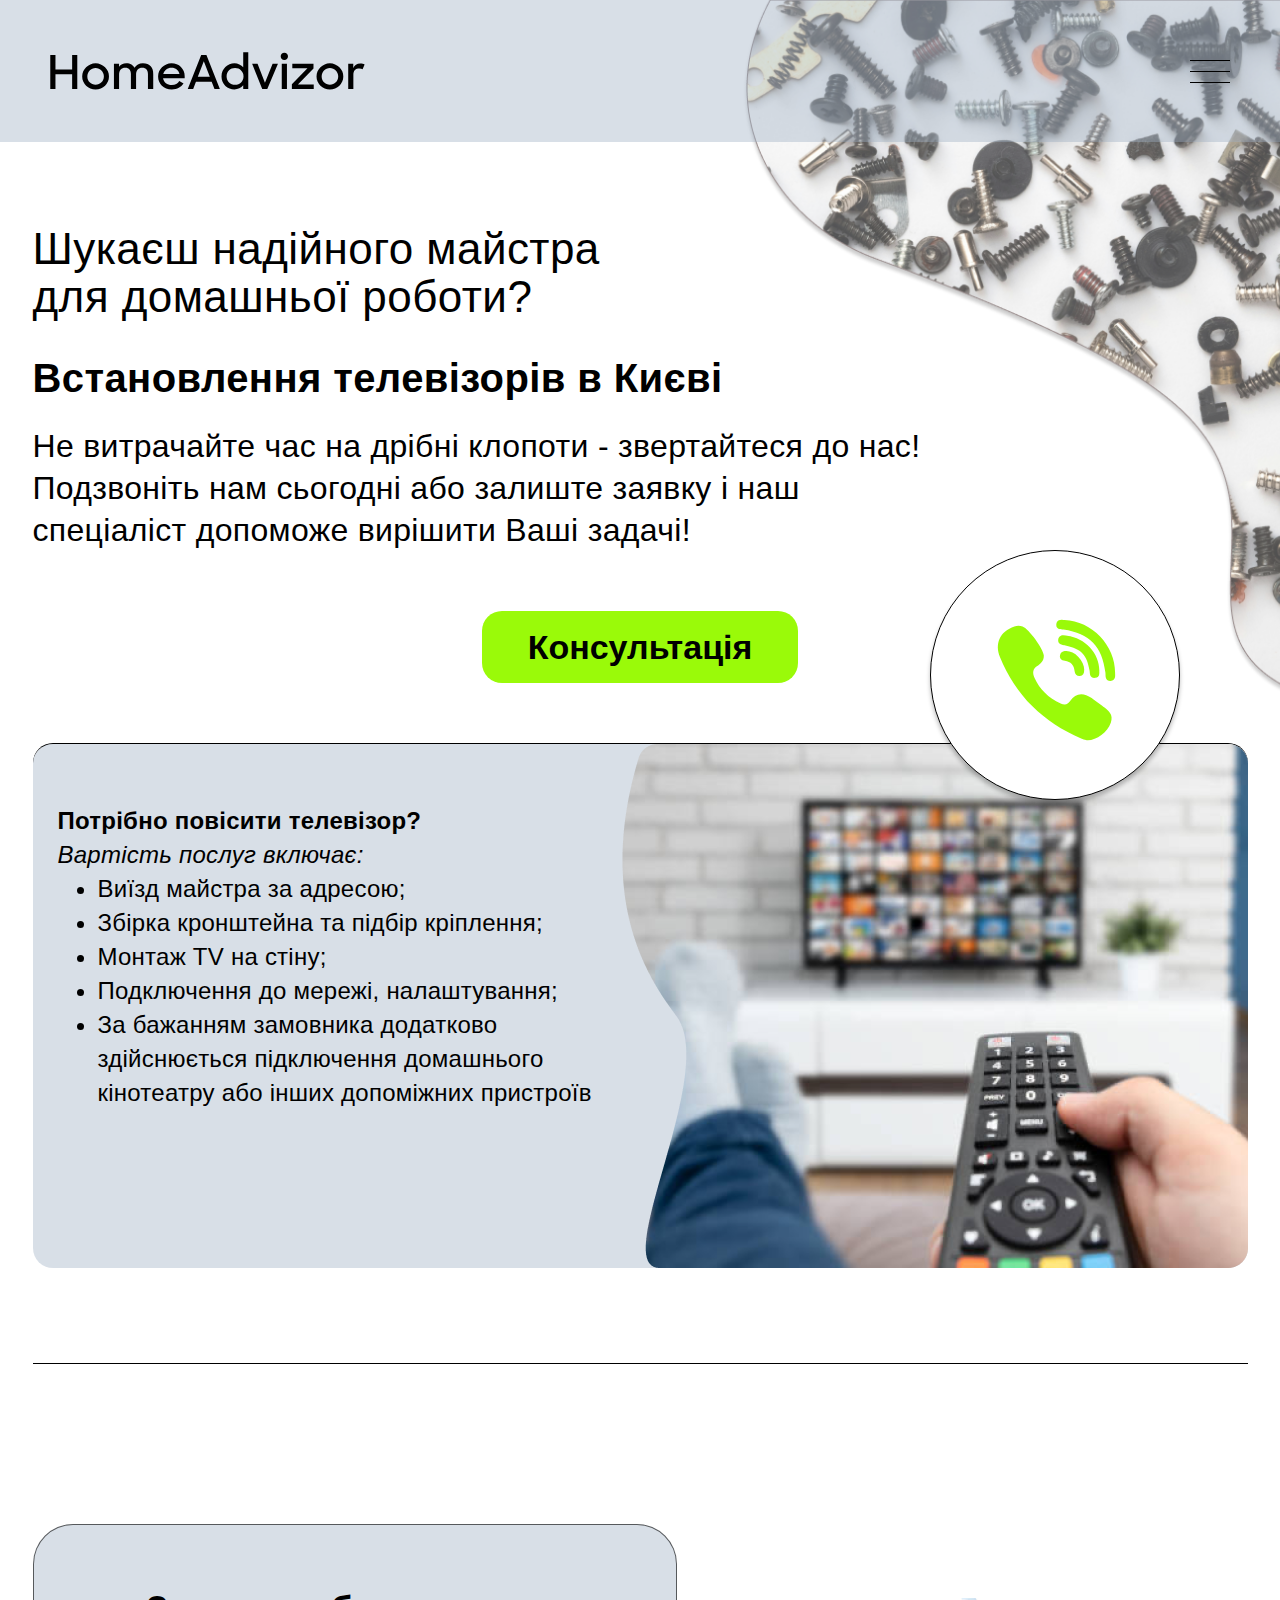
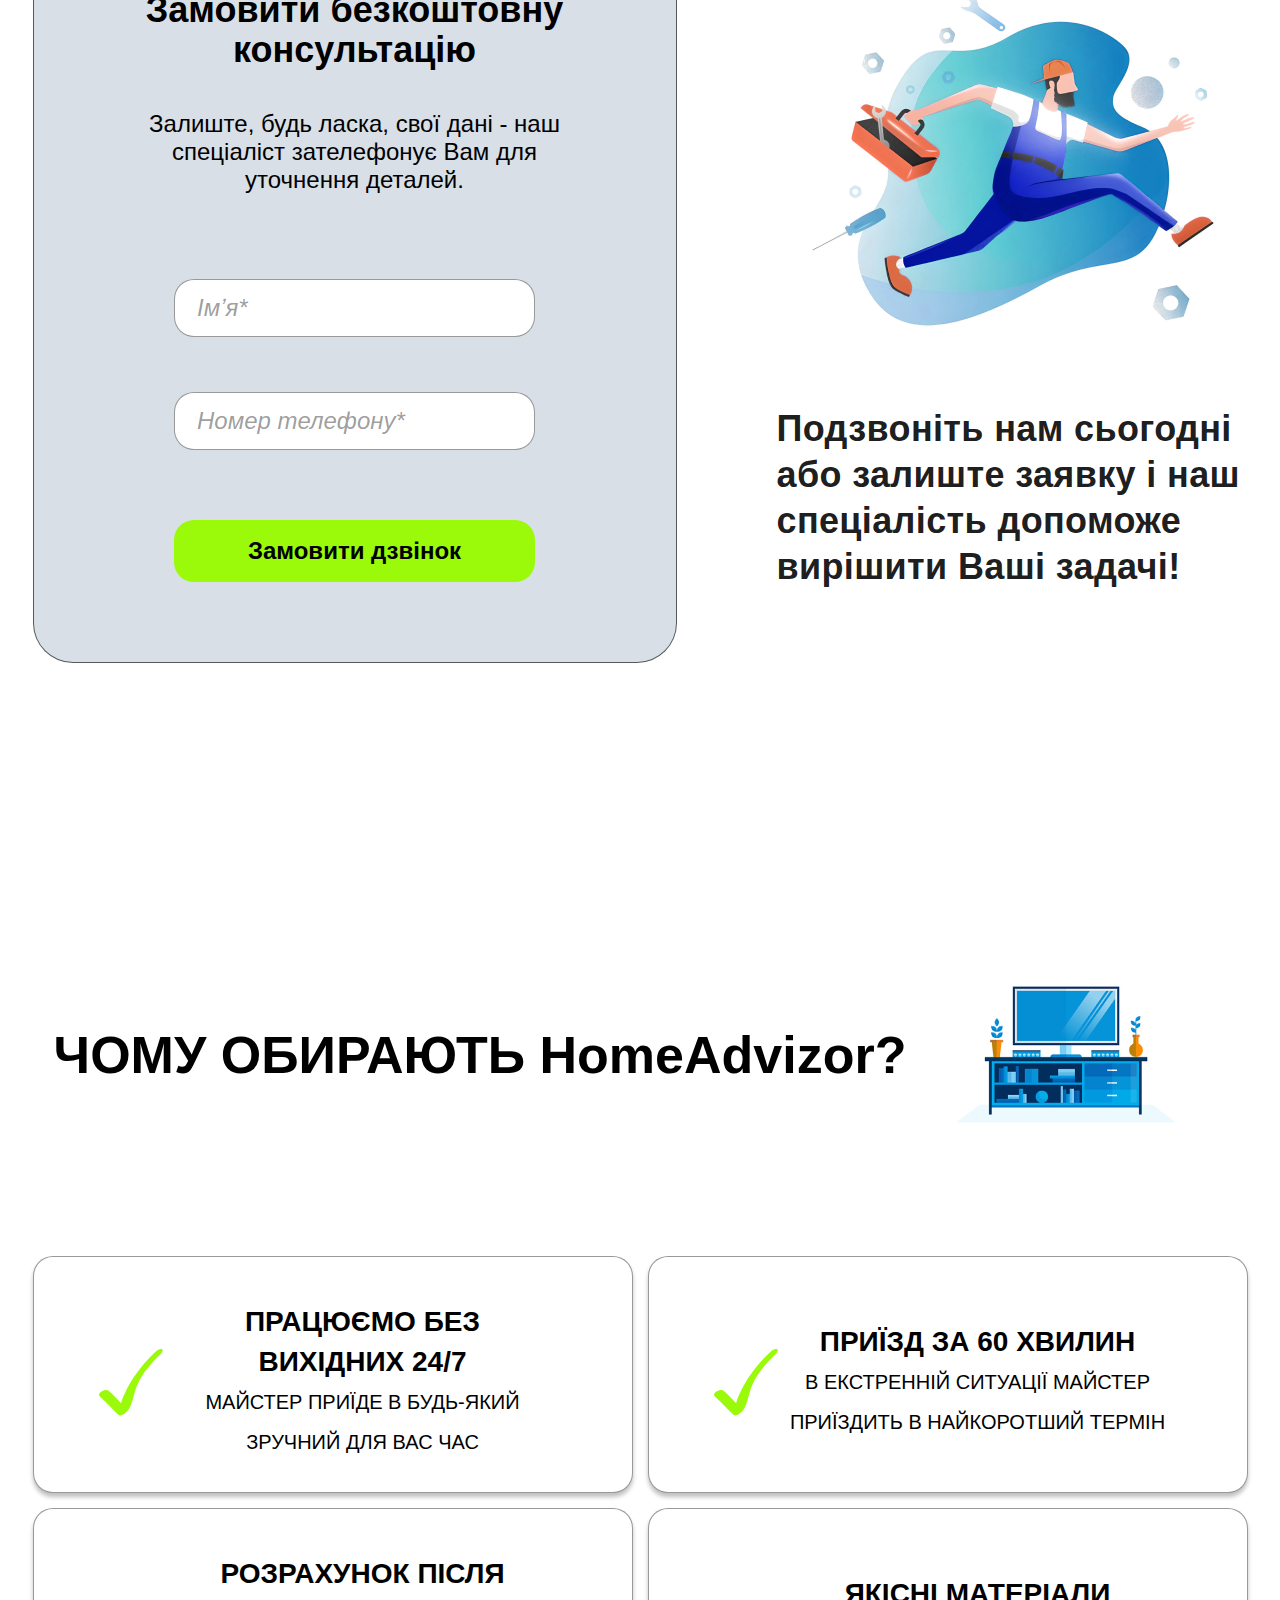
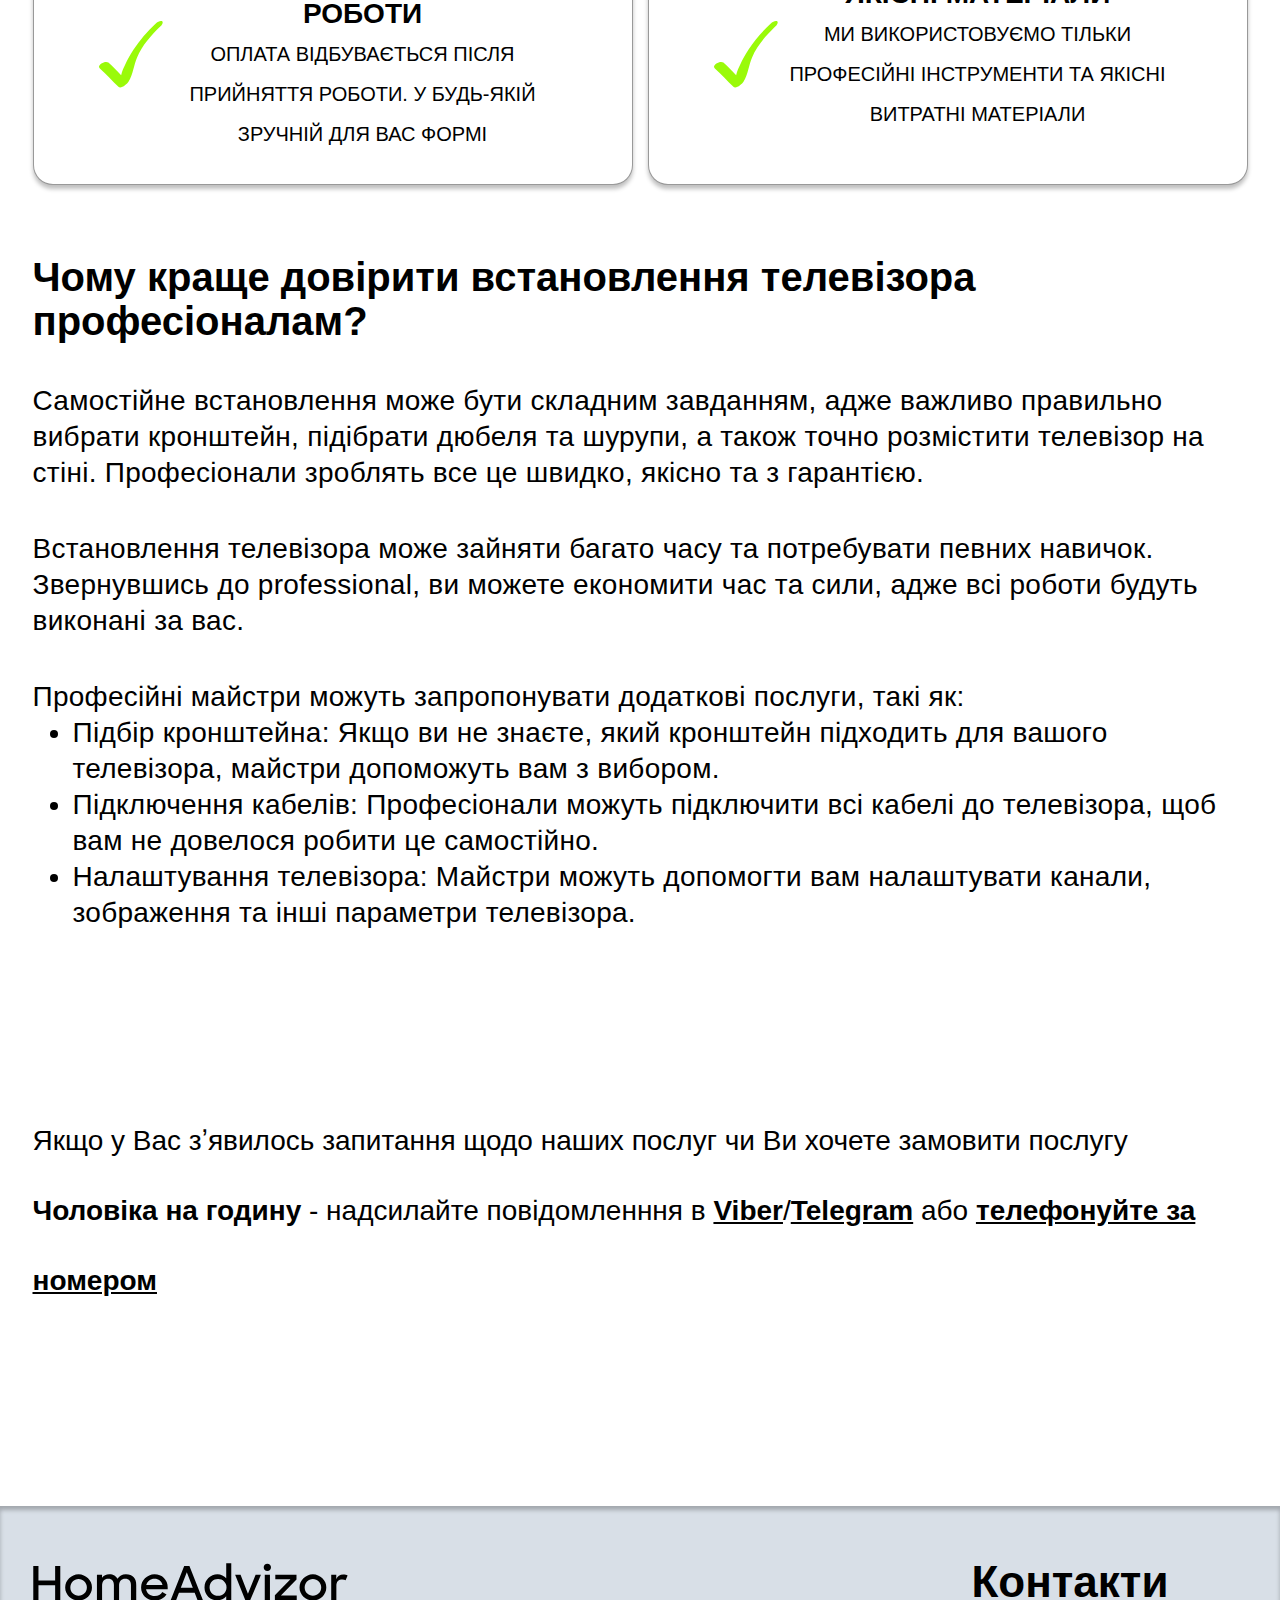
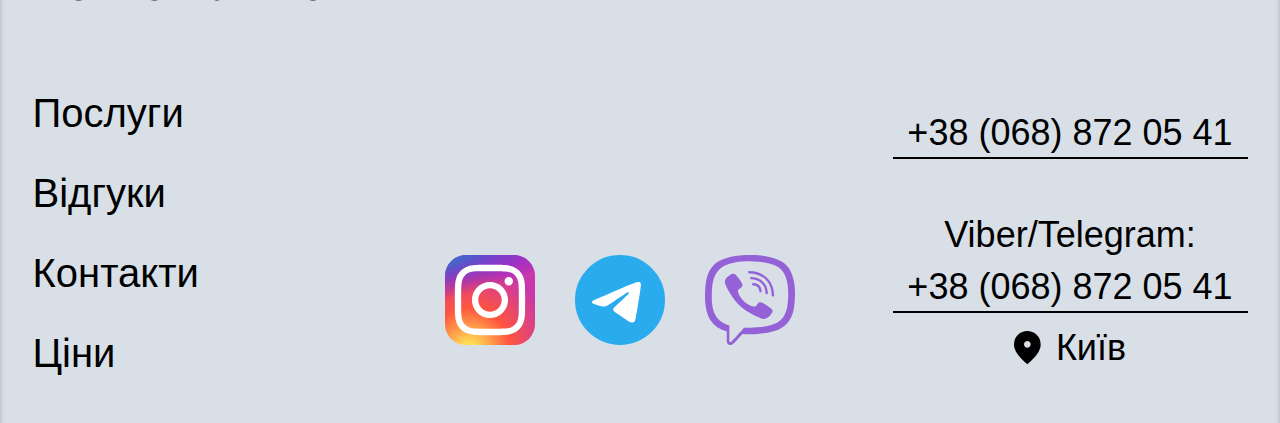
<file: index.html>
<!DOCTYPE html>
<html lang="uk">

<head>
    <meta charset="UTF-8">
    <meta http-equiv="X-UA-Compatible" content="IE=edge">
    <meta name="viewport" content="width=device-width, initial-scale=1.0">
    <title>HomeAdvizor</title>
    <link href="https://fonts.cdnfonts.com/css/sharp-sans" rel="stylesheet">
    <link rel="stylesheet" href="css/style.min.css">
</head>

<body>
    <div class="big-wrapper">
        <header class="header" id="header">
            <div class="big-container">
                <div class="header__inner">
                    <a href="" class="header__logo logo">
                        <img src="images/HomeAdvizor.svg" alt="logo">
                    </a>
                    <div class="header__wrapper">
                        <nav class="header__navigation">
                            <ul class="header__navigation-list header-list">
                                <li class="header-list__item">
                                    <a href="about.html#info" class="header-list__link">
                                        Послуги
                                    </a>
                                </li>
                                <li class="header-list__item">
                                    <a href="about.html#recalls" class="header-list__link">
                                        Відгуки
                                    </a>
                                </li>
                                <li class="header-list__item">
                                    <a href="about.html#price" class="header-list__link">
                                        Ціни
                                    </a>
                                </li>
                                <li class="header-list__item">
                                    <a href="#footer" class="header-list__link">
                                        Контакти
                                    </a>
                                </li>
                            </ul>
                        </nav>
                        <a href="tel:+380688720541" class="header__link">+380 (68) 872 05 41</a>
                    </div>
                    <div class="header__burger burger">
                        <span></span>
                        <span></span>
                        <span></span>
                    </div>
                </div>
            </div>
        </header>

        <div class="wrapper">
            <main class="main">
                <section class="heading" id="heading">
                    <div class="container">
                        <div class="heading__inner">
                            <h1 class="heading__title">
                                Шукаєш надійного майстра для домашньої роботи?
                            </h1>
                            <p class="heading__subtitle">
                                Встановлення телевізорів в Києві
                            </p>
                            <p class="heading__text">
                                Не витрачайте час на дрібні клопоти - звертайтеся до нас! <br> Подзвоніть нам сьогодні
                                або
                                залиште заявку і наш спеціаліст допоможе вирішити Ваші задачі!
                            </p>
                            <div class="heading__wrap">
                                <a href="#" class="heading__button btn btn--form">Консультація</a>
                            </div>
                            <img src="images/heading-img.png" alt="img" class="heading__img">
                        </div>
                    </div>
                </section>
                <section class="service" id="service">
                    <div class="container">
                        <div class="service__inner">
                            <div class="service__box">
                                <h6 class="service__title">
                                    Потрібно повісити телевізор?
                                </h6>
                                <p class="service__subtitle">
                                    Вартість послуг включає:
                                </p>
                                <ul class="service__list">
                                    <li class="service__list-item">
                                        Виїзд майстра за адресою;
                                    </li>
                                    <li class="service__list-item">
                                        Збірка кронштейна та підбір кріплення;
                                    </li>
                                    <li class="service__list-item">
                                        Монтаж TV на стіну;
                                    </li>
                                    <li class="service__list-item">
                                        Подключення до мережі, налаштування;
                                    </li>
                                    <li class="service__list-item">
                                        За бажанням замовника додатково здійснюється підключення домашнього кінотеатру
                                        або
                                        інших допоміжних пристроїв
                                    </li>
                                </ul>
                            </div>
                            <img src="images/service-img.png" alt="img" class="service__img">
                        </div>
                    </div>
                </section>
                <section class="consultation" id="consultation">
                    <div class="container">
                        <div class="consultation__inner">
                            <div class="consultation__body">
                                <h4 class="consultation__body-title">
                                    Замовити безкоштовну консультацію
                                </h4>
                                <p class="consultation__body-text">
                                    Залиште, будь ласка, свої дані - наш спеціаліст зателефонує Вам для уточнення
                                    деталей.
                                </p>
                                <form action="#" class="consultation__body-form consultation-form">
                                    <input type="text" class="consultation-form__input" placeholder="Імʼя*">
                                    <input type="tel" class="consultation-form__input" placeholder="Номер телефону*">
                                    <button type="submit" class="consultation-form__button btn">Замовити
                                        дзвінок</button>
                                </form>
                            </div>
                            <div class="consultation__box">
                                <img src="images/consultation-img.png" alt="img" class="consultation__img">
                                <p class="consultation__text">
                                    Подзвоніть нам сьогодні або залиште заявку і наш спеціалість допоможе вирішити Ваші
                                    задачі!
                                </p>
                            </div>
                        </div>
                    </div>
                </section>
                <section class="reasons" id="reasons">
                    <div class="container">
                        <div class="reasons__inner">
                            <div class="reasons__top">
                                <h2 class="reasons__title">
                                    Чому обирають <span>HomeAdvizor?</span>
                                </h2>
                                <img src="images/reasons-img.png" alt="img" class="reasons-img">
                            </div>
                            <div class="reasons__wrap">
                                <div class="reasons__item">
                                    <svg xmlns="http://www.w3.org/2000/svg" width="64" height="67" viewBox="0 0 64 67"
                                        fill="none">
                                        <path
                                            d="M56.5311 2.62814C48.0941 10.8176 40.9561 18.6134 34.4211 28.7845C31.5391 33.2707 28.3341 38.5509 26.2391 43.5361C25.0431 46.1795 22.8871 50.3101 22.1521 54.2815C18.1321 50.0869 13.8141 45.326 9.39614 41.5969C6.24714 38.94 -2.82286 44.357 0.869139 47.4727C7.48614 53.0545 12.9891 60.0069 19.4251 65.8378C22.1171 68.2737 28.0831 62.9835 29.4851 60.7639C34.0871 53.4515 34.7161 44.5129 38.0701 36.5366C43.1911 24.3377 52.2731 14.3168 61.2401 5.61478C67.1811 -0.599633 61.0451 -1.74584 56.5401 2.62814"
                                            fill="#9AFA09" />
                                    </svg>
                                    <div class="reasons__box">
                                        <h5 class="reasons__box-title">
                                            Працюємо без <br> вихідних 24/7
                                        </h5>
                                        <p class="reasons__box-text">
                                            Майстер приїде в будь-який зручний для Вас час
                                        </p>
                                    </div>
                                </div>
                                <div class="reasons__item">
                                    <svg xmlns="http://www.w3.org/2000/svg" width="64" height="67" viewBox="0 0 64 67"
                                        fill="none">
                                        <path
                                            d="M56.5311 2.62814C48.0941 10.8176 40.9561 18.6134 34.4211 28.7845C31.5391 33.2707 28.3341 38.5509 26.2391 43.5361C25.0431 46.1795 22.8871 50.3101 22.1521 54.2815C18.1321 50.0869 13.8141 45.326 9.39614 41.5969C6.24714 38.94 -2.82286 44.357 0.869139 47.4727C7.48614 53.0545 12.9891 60.0069 19.4251 65.8378C22.1171 68.2737 28.0831 62.9835 29.4851 60.7639C34.0871 53.4515 34.7161 44.5129 38.0701 36.5366C43.1911 24.3377 52.2731 14.3168 61.2401 5.61478C67.1811 -0.599633 61.0451 -1.74584 56.5401 2.62814"
                                            fill="#9AFA09" />
                                    </svg>
                                    <div class="reasons__box">
                                        <h5 class="reasons__box-title">
                                            Приїзд за 60 хвилин
                                        </h5>
                                        <p class="reasons__box-text">
                                            В екстренній ситуації майстер приїздить в найкоротший термін
                                        </p>
                                    </div>
                                </div>
                                <div class="reasons__item">
                                    <svg xmlns="http://www.w3.org/2000/svg" width="64" height="67" viewBox="0 0 64 67"
                                        fill="none">
                                        <path
                                            d="M56.5311 2.62814C48.0941 10.8176 40.9561 18.6134 34.4211 28.7845C31.5391 33.2707 28.3341 38.5509 26.2391 43.5361C25.0431 46.1795 22.8871 50.3101 22.1521 54.2815C18.1321 50.0869 13.8141 45.326 9.39614 41.5969C6.24714 38.94 -2.82286 44.357 0.869139 47.4727C7.48614 53.0545 12.9891 60.0069 19.4251 65.8378C22.1171 68.2737 28.0831 62.9835 29.4851 60.7639C34.0871 53.4515 34.7161 44.5129 38.0701 36.5366C43.1911 24.3377 52.2731 14.3168 61.2401 5.61478C67.1811 -0.599633 61.0451 -1.74584 56.5401 2.62814"
                                            fill="#9AFA09" />
                                    </svg>
                                    <div class="reasons__box">
                                        <h5 class="reasons__box-title">
                                            Розрахунок після роботи
                                        </h5>
                                        <p class="reasons__box-text">
                                            Оплата відбувається після прийняття роботи. У будь-якій зручній для Вас
                                            формі
                                        </p>
                                    </div>
                                </div>
                                <div class="reasons__item">
                                    <svg xmlns="http://www.w3.org/2000/svg" width="64" height="67" viewBox="0 0 64 67"
                                        fill="none">
                                        <path
                                            d="M56.5311 2.62814C48.0941 10.8176 40.9561 18.6134 34.4211 28.7845C31.5391 33.2707 28.3341 38.5509 26.2391 43.5361C25.0431 46.1795 22.8871 50.3101 22.1521 54.2815C18.1321 50.0869 13.8141 45.326 9.39614 41.5969C6.24714 38.94 -2.82286 44.357 0.869139 47.4727C7.48614 53.0545 12.9891 60.0069 19.4251 65.8378C22.1171 68.2737 28.0831 62.9835 29.4851 60.7639C34.0871 53.4515 34.7161 44.5129 38.0701 36.5366C43.1911 24.3377 52.2731 14.3168 61.2401 5.61478C67.1811 -0.599633 61.0451 -1.74584 56.5401 2.62814"
                                            fill="#9AFA09" />
                                    </svg>
                                    <div class="reasons__box">
                                        <h5 class="reasons__box-title">
                                            Якісні матеріали
                                        </h5>
                                        <p class="reasons__box-text">
                                            Ми використовуємо тільки професійні інструменти та якісні витратні матеріали
                                        </p>
                                    </div>
                                </div>
                            </div>
                        </div>
                    </div>
                </section>
                <section class="about" id="about">
                    <div class="container">
                        <div class="about__inner">
                            <h4 class="about__title">
                                Чому краще довірити встановлення телевізора професіоналам?
                            </h4>
                            <p class="about__text">
                                Самостійне встановлення може бути складним завданням, адже важливо правильно вибрати
                                кронштейн, підібрати дюбеля та шурупи, а також точно розмістити телевізор на стіні.
                                Професіонали зроблять все це швидко, якісно та з гарантією.
                            </p>
                            <p class="about__text">
                                Встановлення телевізора може зайняти багато часу та потребувати певних навичок.
                                Звернувшись
                                до professional, ви можете економити час та сили, адже всі роботи будуть виконані за
                                вас.
                            </p>
                            <div class="about__wrapper">
                                <p class="about__text">
                                    Професійні майстри можуть запропонувати додаткові послуги, такі як:
                                </p>
                                <ul class="about__list">
                                    <li class="about__item">
                                        Підбір кронштейна: Якщо ви не знаєте, який кронштейн підходить для вашого
                                        телевізора,
                                        майстри допоможуть вам з вибором.
                                    </li>
                                    <li class="about__item">
                                        Підключення кабелів: Професіонали можуть підключити всі кабелі до телевізора,
                                        щоб
                                        вам не
                                        довелося робити це самостійно.
                                    </li>
                                    <li class="about__item">
                                        Налаштування телевізора: Майстри можуть допомогти вам налаштувати канали,
                                        зображення
                                        та
                                        інші параметри телевізора.
                                    </li>
                                </ul>
                            </div>

                        </div>
                    </div>
                </section>
                <section class="more" id="more">
                    <div class="container">
                        <div class="more__inner">
                            <p class="more__text">
                                Якщо у Вас зʼявилось запитання щодо наших послуг чи Ви хочете замовити послугу
                                <span>Чоловіка на годину</span> - надсилайте повідомленння в <a
                                    href="viber://chat?number=+380688720541" target="_blank">Viber</a>/<a
                                    href="https://t.me/HomeAdvizor" target="_blank">Telegram</a> або <a
                                    href="tel:+380688720541">телефонуйте за номером</a>
                            </p>
                        </div>
                    </div>
                </section>
                <a href="tel:+380688720541" class="more__link">
                    <img src="images/more-img.svg" alt="img">
                </a>
                <section class="consultation consultation--popup">
                    <div class="container">
                        <div class="consultation__inner">
                            <div class="consultation__body">
                                <h4 class="consultation__body-title">
                                    Замовити безкоштовну консультацію
                                </h4>
                                <p class="consultation__body-text">
                                    Залиште, будь ласка, свої дані - наш спеціаліст зателефонує Вам для уточнення
                                    деталей.
                                </p>
                                <form action="#" class="consultation__body-form consultation-form">
                                    <input type="text" class="consultation-form__input" placeholder="Імʼя*">
                                    <input type="tel" class="consultation-form__input" placeholder="Номер телефону*">
                                    <button type="submit" class="consultation-form__button btn">Замовити
                                        дзвінок</button>
                                </form>
                            </div>
                            <div class="consultation__close">
                                <svg xmlns="http://www.w3.org/2000/svg" width="32" height="32" viewBox="0 0 32 32" fill="none">
                                    <path d="M24 8L8 24" stroke="#000" stroke-width="2" stroke-linecap="round"
                                        stroke-linejoin="round" />
                                    <path d="M8 8L24 24" stroke="#000" stroke-width="2" stroke-linecap="round"
                                        stroke-linejoin="round" />
                                </svg>
                            </div>
                        </div>
                    </div>
                
                </section>
            </main>
            <footer class="footer" id="footer">
                <div class="container">
                    <div class="footer__inner">
                        <div class="footer__box">
                            <a href="#" class="footer__logo logo">
                                <img src="images/HomeAdvizor.svg" alt="logo">
                            </a>
                            <nav class="footer__navigation">
                                <ul class="footer__navigation-list footer-list">
                                    <li class="footer-list__item">
                                        <a href="about.html#info" class="footer-list__link">
                                            Послуги
                                        </a>
                                    </li>
                                    <li class="footer-list__item">
                                        <a href="about.html#recalls" class="footer-list__link">
                                            Відгуки
                                        </a>
                                    </li>
                                    <li class="footer-list__item">
                                        <a href="#footer" class="footer-list__link">
                                            Контакти
                                        </a>
                                    </li>
                                    <li class="footer-list__item">
                                        <a href="about.html#price" class="footer-list__link">
                                            Ціни
                                        </a>
                                    </li>
                                </ul>
                            </nav>
                        </div>
                        <div class="footer__socials">
                            <a href="https://www.instagram.com/home.advizor?igsh=MW82eml2a3VvNnRvbQ%3D%3D&utm_source=qr
                            " target="_blank" class="footer__socials-link">
                                <img src="images/instagram.svg" alt="instagram">
                            </a>
                            <a href="https://t.me/HomeAdvizor" class="footer__socials-link" target="_blank">
                                <img src="images/telegram.svg" alt="telegram">
                            </a>
                            <a href="viber://chat?number=+380688720541" class="footer__socials-link" target="_blank">
                                <img src="images/viber.svg" alt="viber">
                            </a>
                        </div>
                        <div class="footer__contacts">
                            <h3 class="footer__contacts-title">
                                Контакти
                            </h3>
                            <a href="tel:+380688720541" class="footer__contacts-tel">+38 (068) 872 05 41</a>
                            <p class="footer__contacts-link">
                                <a href="viber://chat?number=+380688720541" target=" _blank">
                                    Viber
                                </a>/
                                <a href="https://t.me/HomeAdvizor" target="_blank">
                                    Telegram
                                </a>:
                            </p>
                            <a href="tel:+380688720541" class="footer__contacts-tel">+38 (068) 872 05 41</a>
                            <div class="footer__contacts-wrap">
                                <svg xmlns="http://www.w3.org/2000/svg" width="27" height="34" viewBox="0 0 27 34"
                                    fill="none">
                                    <path
                                        d="M13.3333 16.6667C14.25 16.6667 15.035 16.3406 15.6883 15.6883C16.3417 15.0361 16.6678 14.2511 16.6667 13.3333C16.6667 12.4167 16.3406 11.6322 15.6883 10.98C15.0361 10.3278 14.2511 10.0011 13.3333 10C12.4167 10 11.6322 10.3267 10.98 10.98C10.3278 11.6333 10.0011 12.4178 10 13.3333C10 14.25 10.3267 15.035 10.98 15.6883C11.6333 16.3417 12.4178 16.6678 13.3333 16.6667ZM13.3333 33.3333C8.86111 29.5278 5.52111 25.9933 3.31333 22.73C1.10556 19.4667 0.00111111 16.4456 0 13.6667C0 9.5 1.34056 6.18056 4.02167 3.70833C6.70278 1.23611 9.80667 0 13.3333 0C16.8611 0 19.9656 1.23611 22.6467 3.70833C25.3278 6.18056 26.6678 9.5 26.6667 13.6667C26.6667 16.4444 25.5628 19.4656 23.355 22.73C21.1472 25.9944 17.8067 29.5289 13.3333 33.3333Z"
                                        fill="black" />
                                </svg>
                                <div class="footer__contacts-text">Київ</div>
                            </div>
                        </div>
                    </div>
                </div>
            </footer>
        </div>

    </div>

    <script src="https://ajax.googleapis.com/ajax/libs/jquery/3.6.3/jquery.min.js"></script>
    <script src="js/main.min.js"></script>
</body>

</html>
</file>
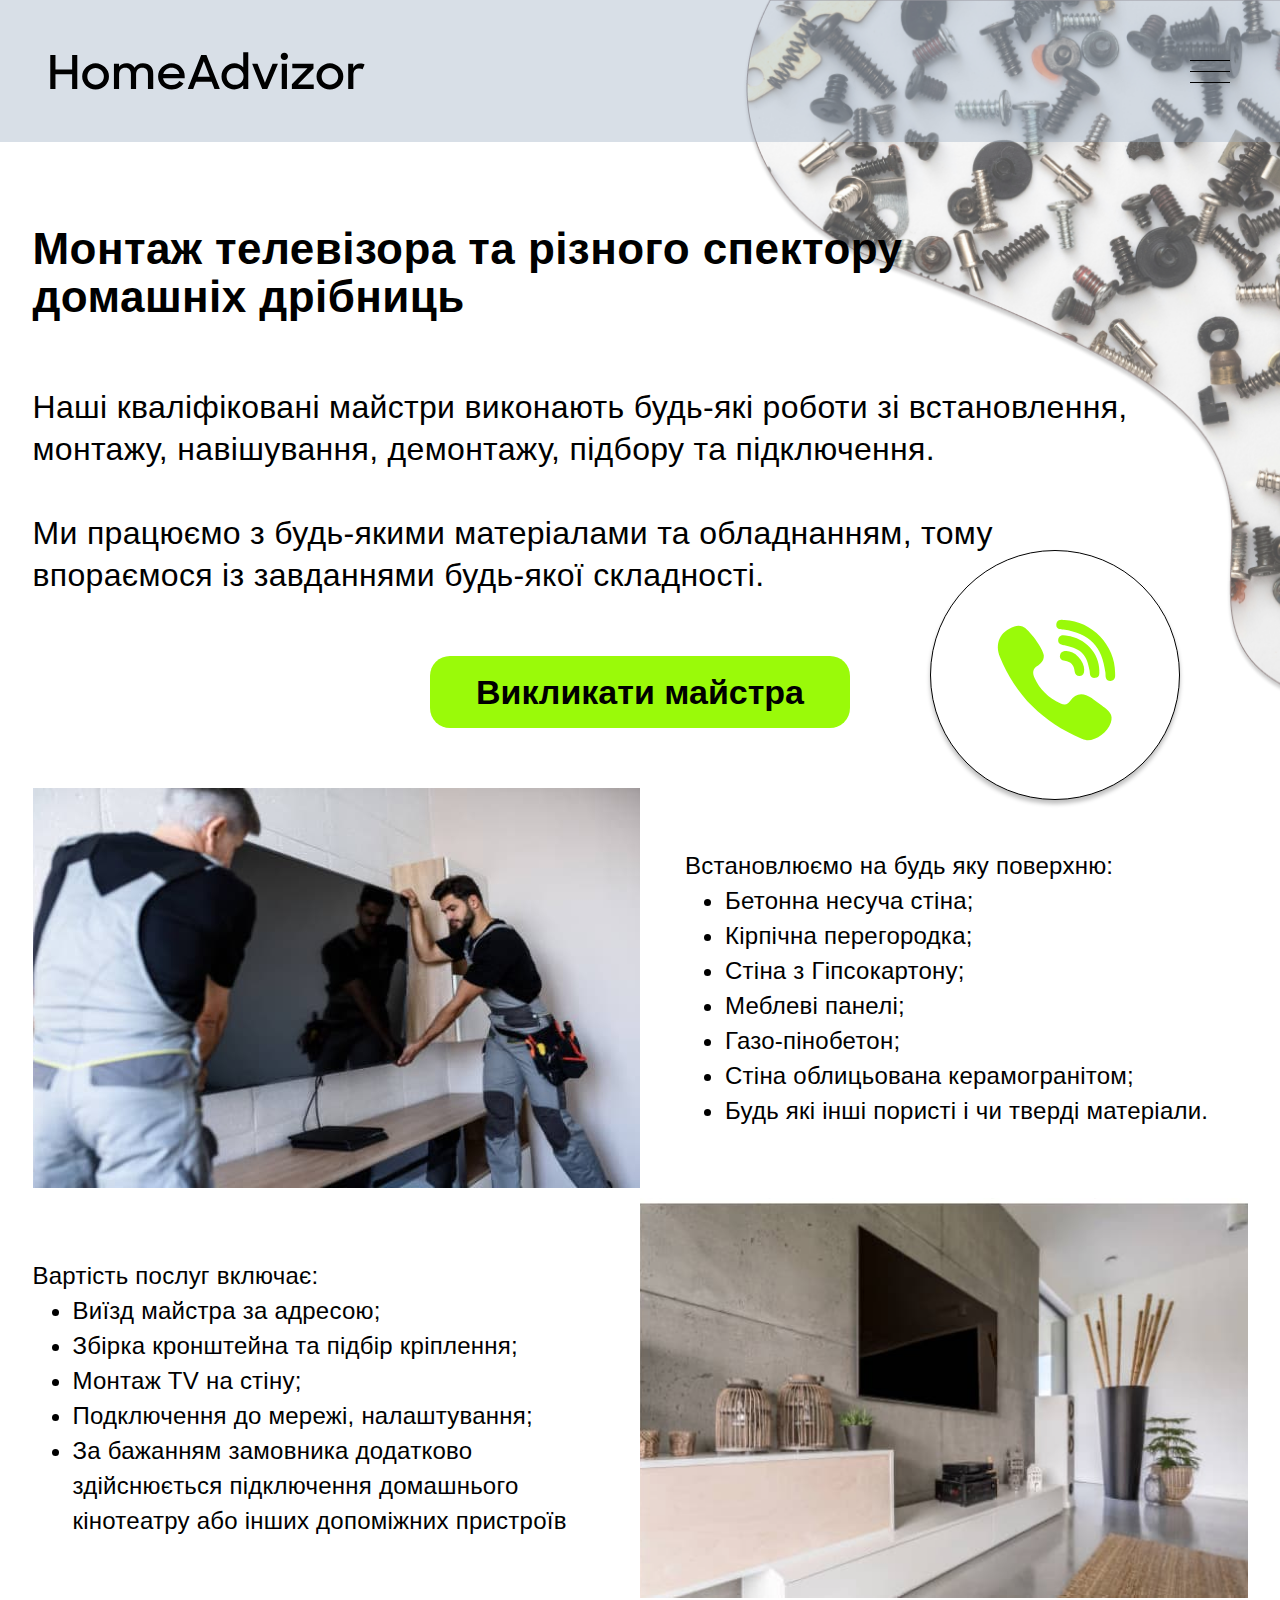
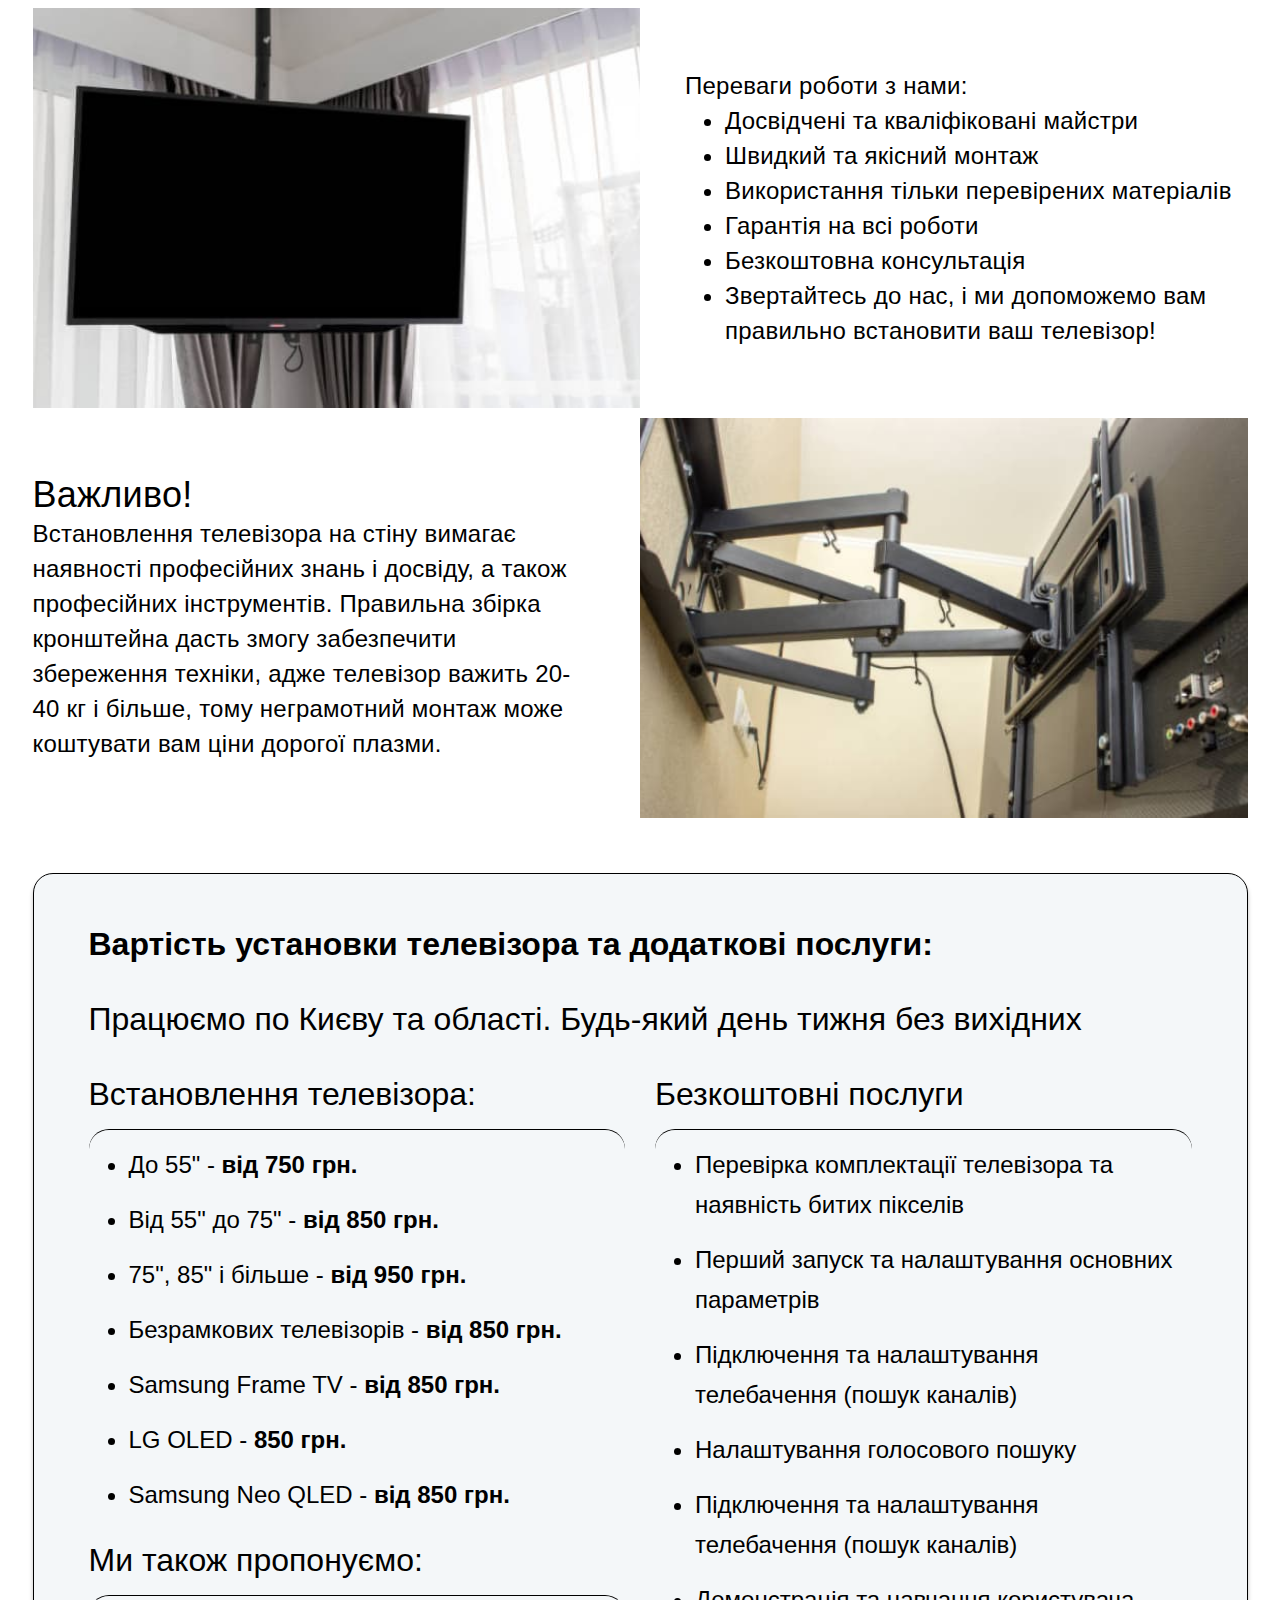
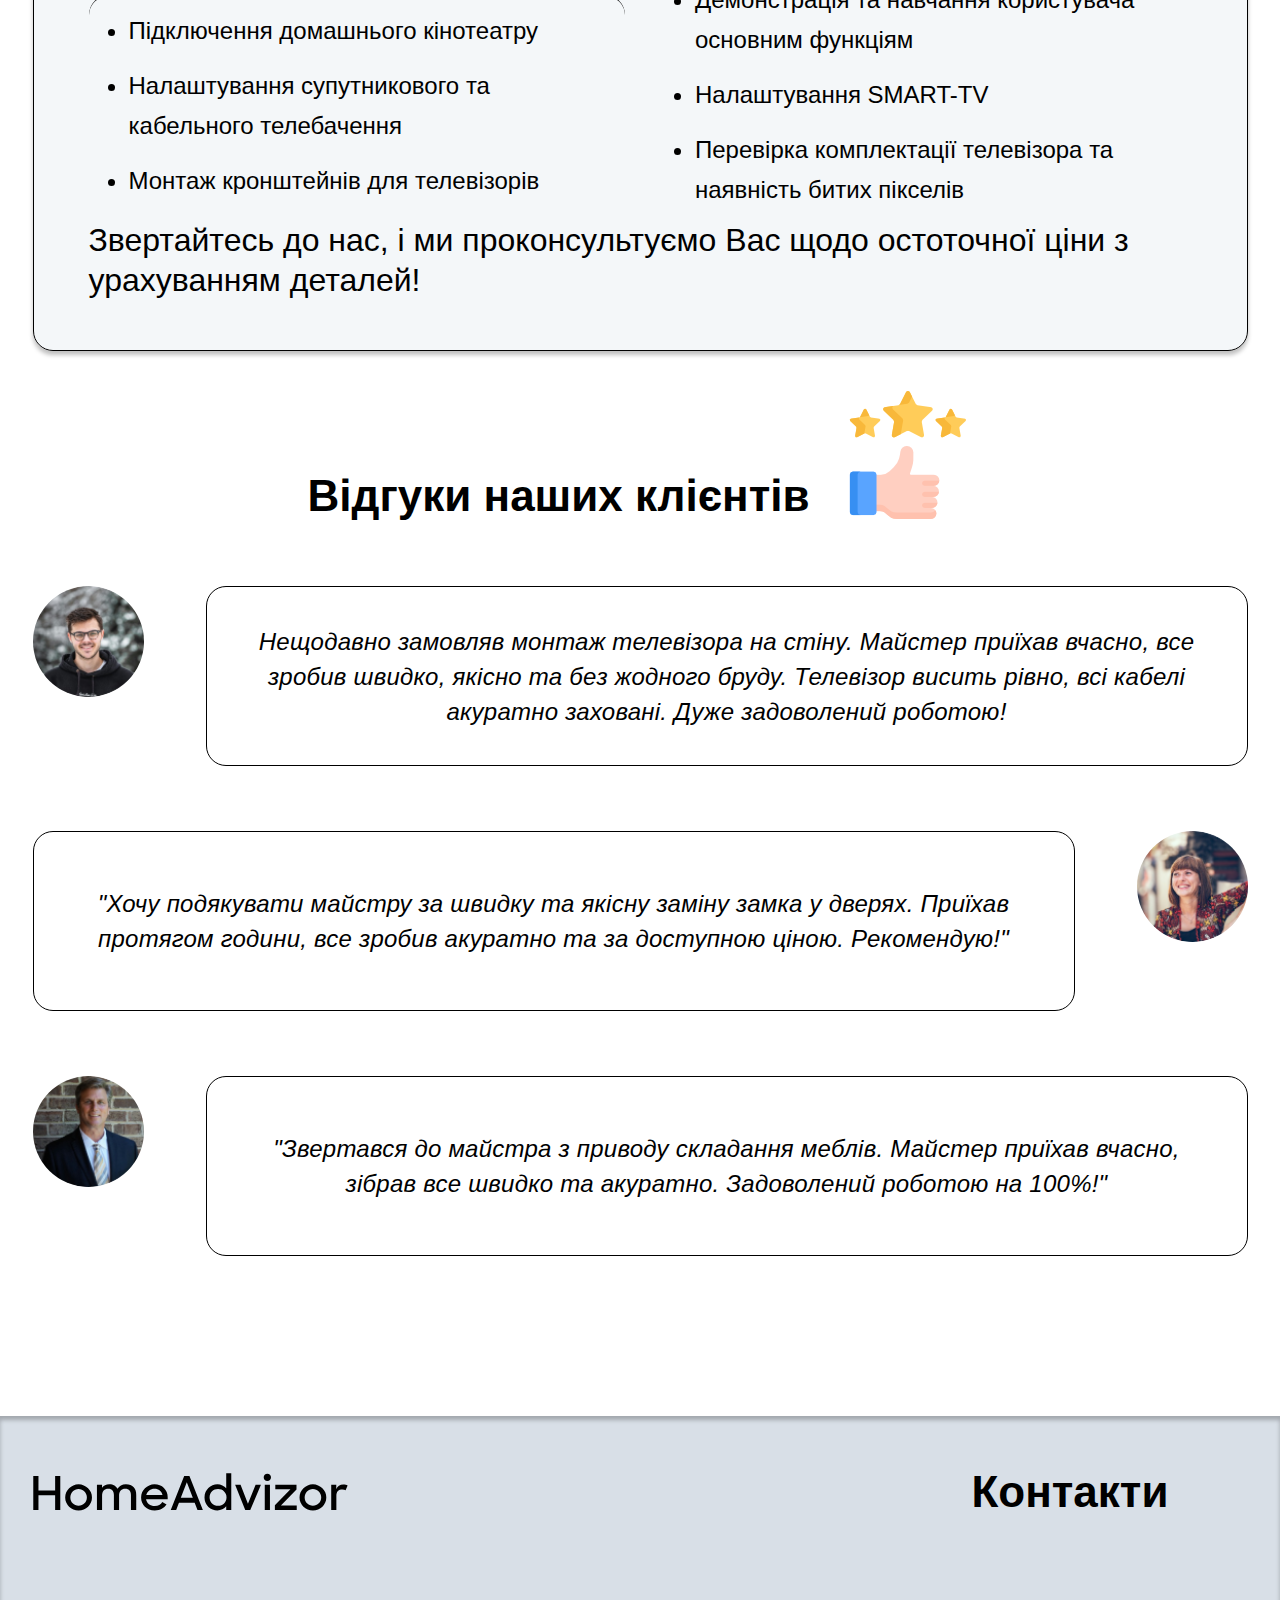
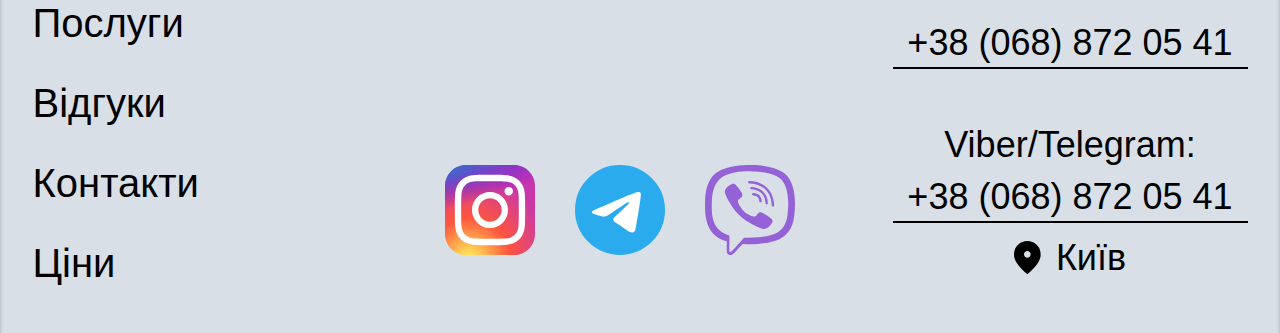
<file: about.html>
<!DOCTYPE html>
<html lang="uk">

<head>
    <meta charset="UTF-8">
    <meta http-equiv="X-UA-Compatible" content="IE=edge">
    <meta name="viewport" content="width=device-width, initial-scale=1.0">
    <title>HomeAdvizor</title>
    <link href="https://fonts.cdnfonts.com/css/sharp-sans" rel="stylesheet">
    <link rel="stylesheet" href="css/style.min.css">
</head>

<body>

    <div class="big-wrapper">
        <header class="header" id="header">
            <div class="big-container">
                <div class="header__inner">
                    <a href="" class="header__logo logo">
                        <img src="images/HomeAdvizor.svg" alt="logo">
                    </a>
                    <div class="header__wrapper">
                        <nav class="header__navigation">
                            <ul class="header__navigation-list header-list">
                                <li class="header-list__item">
                                    <a href="#info" class="header-list__link">
                                        Послуги
                                    </a>
                                </li>
                                <li class="header-list__item">
                                    <a href="#recalls" class="header-list__link">
                                        Відгуки
                                    </a>
                                </li>
                                <li class="header-list__item">
                                    <a href="#price" class="header-list__link">
                                        Ціни
                                    </a>
                                </li>
                                <li class="header-list__item">
                                    <a href="#footer" class="header-list__link">
                                        Контакти
                                    </a>
                                </li>
                            </ul>
                        </nav>
                        <a href="tel:+380688720541" class="header__link">+380 (68) 872 05 41</a>
                    </div>
                    <div class="header__burger burger">
                        <span></span>
                        <span></span>
                        <span></span>
                    </div>
                </div>
            </div>
        </header>
        <div class="wrapper">
            <main class="main">
                <section class="heading heading--second" id="heading">
                    <div class="container">
                        <div class="heading__inner">
                            <h1 class="heading__title">
                                Монтаж телевізора та різного спектору домашніх дрібниць
                            </h1>
                            <p class="heading__text">
                                Наші кваліфіковані майстри виконають будь-які роботи зі встановлення, монтажу,
                                навішування, демонтажу, підбору та підключення.
                                <br><br>
                                Ми працюємо з будь-якими матеріалами та обладнанням, тому <br>
                                впораємося із завданнями
                                будь-якої складності.
                            </p>
                            <div class="heading__wrap">
                                <a href="#" class="heading__button btn btn--form">Викликати
                                    майстра</a>
                            </div>
                            <img src="images/heading-img.png" alt="img" class="heading__img">
                        </div>
                    </div>
                </section>
                <section class="info" id="info">
                    <div class="container">
                        <div class="info__inner">
                            <div class="info__item">
                                <div class="info__img">
                                    <img src="images/info-1.jpg" alt="img" class="info__img-img">
                                </div>
                                <div class="info__wrap">
                                    <p class="info__item-text">
                                        Встановлюємо на будь яку поверхню:
                                    </p>
                                    <ul class="info__item-list">
                                        <li class="info__item-link">Бетонна несуча стіна;</li>
                                        <li class="info__item-link">Кірпічна перегородка;</li>
                                        <li class="info__item-link">Стіна з Гіпсокартону;</li>
                                        <li class="info__item-link">Меблеві панелі;</li>
                                        <li class="info__item-link">Газо-пінобетон;</li>
                                        <li class="info__item-link">Стіна облицьована керамогранітом;</li>
                                        <li class="info__item-link">Будь які інші пористі і чи тверді матеріали.</li>
                                    </ul>
                                </div>
                            </div>
                            <div class="info__item">
                                <div class="info__img">
                                    <img src="images/info-2.jpg" alt="img" class="info__img-img">
                                </div>
                                <div class="info__wrap">
                                    <p class="info__item-text">
                                        Вартість послуг включає:
                                    </p>
                                    <ul class="info__item-list">
                                        <li class="info__item-link">Виїзд майстра за адресою;</li>
                                        <li class="info__item-link">Збірка кронштейна та підбір кріплення;</li>
                                        <li class="info__item-link">Монтаж TV на стіну;</li>
                                        <li class="info__item-link">Подключення до мережі, налаштування;</li>
                                        <li class="info__item-link">
                                            За бажанням замовника додатково здійснюється підключення домашнього
                                            кінотеатру
                                            або
                                            інших допоміжних пристроїв
                                        </li>
                                    </ul>
                                </div>
                            </div>
                            <div class="info__item">
                                <div class="info__img">
                                    <img src="images/info-3.jpg" alt="img" class="info__img-img">
                                </div>
                                <div class="info__wrap">
                                    <p class="info__item-text">
                                        Переваги роботи з нами:
                                    </p>
                                    <ul class="info__item-list">
                                        <li class="info__item-link">
                                            Досвідчені та кваліфіковані майстри
                                        </li>
                                        <li class="info__item-link">
                                            Швидкий та якісний монтаж
                                        </li>
                                        <li class="info__item-link">
                                            Використання тільки перевірених матеріалів
                                        </li>
                                        <li class="info__item-link">
                                            Гарантія на всі роботи
                                        </li>
                                        <li class="info__item-link">
                                            Безкоштовна консультація
                                        </li>
                                        <li class="info__item-link">
                                            Звертайтесь до нас, і ми допоможемо вам правильно встановити ваш телевізор!
                                        </li>
                                    </ul>
                                </div>
                            </div>
                            <div class="info__item">
                                <div class="info__img">
                                    <img src="images/info-4.jpg" alt="img" class="info__img-img">
                                </div>
                                <div class="info__wrap">
                                    <p class="info__item-text">
                                        <span>Важливо!</span><br>
                                        Встановлення телевізора на стіну вимагає наявності професійних знань і досвіду,
                                        а
                                        також
                                        професійних інструментів. Правильна збірка кронштейна дасть змогу забезпечити
                                        збереження
                                        техніки, адже телевізор важить 20-40 кг і більше, тому неграмотний монтаж може
                                        коштувати
                                        вам ціни дорогої плазми.
                                    </p>
                                </div>

                            </div>
                        </div>
                    </div>
                </section>
                <section class="price" id="price">
                    <div class="container">
                        <div class="price__inner">
                            <h4 class="price__title">
                                Вартість установки телевізора та додаткові послуги:
                            </h4>
                            <p class="price__subtitle">
                                Працюємо по Києву та області. Будь-який день тижня без вихідних
                            </p>
                            <div class="price__wrapper">
                                <div class="price__wrap">
                                    <div class="price__item price-item">
                                        <h4 class="price-item__title">
                                            Встановлення телевізора:
                                        </h4>
                                        <ul class="price-item__list">
                                            <li class="price-item__list-item">
                                                До 55" - <span> від 750 грн.</span>
                                            </li>
                                            <li class="price-item__list-item">
                                                Від 55" до 75" - <span> від 850 грн.</span>
                                            </li>
                                            <li class="price-item__list-item">
                                                75", 85" і більше - <span>від 950 грн.</span>
                                            </li>
                                            <li class="price-item__list-item">
                                                Безрамкових телевізорів - <span>від 850 грн.</span>
                                            </li>
                                            <li class="price-item__list-item">
                                                Samsung Frame TV - <span> від 850 грн.</span>
                                            </li>
                                            <li class="price-item__list-item">
                                                LG OLED - <span>850 грн.</span>
                                            </li>
                                            <li class="price-item__list-item">
                                                Samsung Neo QLED - <span>від 850 грн.</span>
                                            </li>
                                        </ul>
                                    </div>
                                    <div class="price__item price-item">
                                        <h4 class="price-item__title">
                                            Ми також пропонуємо:
                                        </h4>
                                        <ul class="price-item__list">
                                            <li class="price-item__list-item">
                                                Підключення домашнього кінотеатру
                                            </li>
                                            <li class="price-item__list-item">
                                                Налаштування супутникового та кабельного телебачення
                                            </li>
                                            <li class="price-item__list-item">
                                                Монтаж кронштейнів для телевізорів
                                            </li>
                                        </ul>
                                    </div>
                                </div>
                                <div class="price__wrap">
                                    <div class="price__item price-item">
                                        <h4 class="price-item__title">
                                            Безкоштовні послуги
                                        </h4>
                                        <ul class="price-item__list">
                                            <li class="price-item__list-item">
                                                Перевірка комплектації телевізора та наявність битих пікселів
                                            </li>
                                            <li class="price-item__list-item">
                                                Перший запуск та налаштування основних параметрів
                                            </li>
                                            <li class="price-item__list-item">
                                                Підключення та налаштування телебачення (пошук каналів)
                                            </li>
                                            <li class="price-item__list-item">
                                                Налаштування голосового пошуку
                                            </li>
                                            <li class="price-item__list-item">
                                                Підключення та налаштування телебачення (пошук каналів)
                                            </li>
                                            <li class="price-item__list-item">
                                                Демонстрація та навчання користувача основним функціям
                                            </li>
                                            <li class="price-item__list-item">
                                                Налаштування SMART-TV
                                            </li>
                                            <li class="price-item__list-item">
                                                Перевірка комплектації телевізора та наявність битих пікселів
                                            </li>
                                        </ul>
                                    </div>
                                </div>
                            </div>
                            <p class="price__text">
                                Звертайтесь до нас, і ми проконсультуємо Вас щодо остоточної ціни з урахуванням деталей!
                            </p>
                        </div>
                    </div>
                </section>
                <section class="recalls" id="recalls">
                    <div class="container">
                        <div class="recalls__inner">
                            <div class="recalls__box">
                                <h4 class="recalls__title">
                                    Відгуки наших клієнтів
                                </h4>
                                <div class="recalls__img">
                                    <img src="images/recalls-img.png" alt="img" class="recalls__img-img">
                                </div>
                            </div>
                            <div class="recalls__wrap">
                                <div class="recalls__item">
                                    <div class="recalls__item-img">
                                        <img src="images/recalls-1.png" alt="img">
                                    </div>
                                    <p class="recalls__item-text">
                                        Нещодавно замовляв монтаж телевізора на стіну. Майстер приїхав вчасно, все
                                        зробив
                                        швидко, якісно та без жодного бруду. Телевізор висить рівно, всі кабелі акуратно
                                        заховані. Дуже задоволений роботою!
                                    </p>
                                </div>
                                <div class="recalls__item">
                                    <div class="recalls__item-img">
                                        <img src="images/recalls-2.png" alt="img">
                                    </div>
                                    <p class="recalls__item-text">
                                        "Хочу подякувати майстру за швидку та якісну заміну замка у дверях. Приїхав
                                        протягом
                                        години, все зробив акуратно та за доступною ціною. Рекомендую!"
                                    </p>
                                </div>
                                <div class="recalls__item">
                                    <div class="recalls__item-img">
                                        <img src="images/recalls-3.png" alt="img">
                                    </div>
                                    <p class="recalls__item-text">
                                        "Звертався до майстра з приводу складання меблів. Майстер приїхав вчасно, зібрав
                                        все
                                        швидко та акуратно. Задоволений роботою на 100%!"
                                    </p>
                                </div>
                            </div>
                        </div>
                    </div>
                </section>
                <section class="consultation consultation--popup">
                    <div class="container">
                        <div class="consultation__inner">
                            <div class="consultation__body">
                                <h4 class="consultation__body-title">
                                    Замовити безкоштовну консультацію
                                </h4>
                                <p class="consultation__body-text">
                                    Залиште, будь ласка, свої дані - наш спеціаліст зателефонує Вам для уточнення
                                    деталей.
                                </p>
                                <form action="#" class="consultation__body-form consultation-form">
                                    <input type="text" class="consultation-form__input" placeholder="Імʼя*">
                                    <input type="tel" class="consultation-form__input" placeholder="Номер телефону*">
                                    <button type="submit" class="consultation-form__button btn">Замовити
                                        дзвінок</button>
                                </form>
                            </div>
                            <div class="consultation__close">
                                <svg xmlns="http://www.w3.org/2000/svg" width="32" height="32" viewBox="0 0 32 32"
                                    fill="none">
                                    <path d="M24 8L8 24" stroke="#000" stroke-width="2" stroke-linecap="round"
                                        stroke-linejoin="round" />
                                    <path d="M8 8L24 24" stroke="#000" stroke-width="2" stroke-linecap="round"
                                        stroke-linejoin="round" />
                                </svg>
                            </div>
                        </div>
                    </div>

                </section>
                <a href="tel:+380688720541" class="more__link">
                    <img src="images/more-img.svg" alt="img">
                </a>
            </main>
            <footer class="footer" id="footer">
                <div class="container">
                    <div class="footer__inner">
                        <div class="footer__box">
                            <a href="#" class="footer__logo logo">
                                <img src="images/HomeAdvizor.svg" alt="logo">
                            </a>
                            <nav class="footer__navigation">
                                <ul class="footer__navigation-list footer-list">
                                    <li class="footer-list__item">
                                        <a href="#info" class="footer-list__link">
                                            Послуги
                                        </a>
                                    </li>
                                    <li class="footer-list__item">
                                        <a href="#recalls" class="footer-list__link">
                                            Відгуки
                                        </a>
                                    </li>
                                    <li class="footer-list__item">
                                        <a href="#footer" class="footer-list__link">
                                            Контакти
                                        </a>
                                    </li>
                                    <li class="footer-list__item">
                                        <a href="#price" class="footer-list__link">
                                            Ціни
                                        </a>
                                    </li>
                                </ul>
                            </nav>
                        </div>
                        <div class="footer__socials">
                            <a href="https://www.instagram.com/home.advizor?igsh=MW82eml2a3VvNnRvbQ%3D%3D&utm_source=qr
                            " class="footer__socials-link" target="_blank">
                                <img src="images/instagram.svg" alt="instagram">
                            </a>
                            <a href="https://t.me/HomeAdvizor" class="footer__socials-link" target="_blank">
                                <img src="images/telegram.svg" alt="telegram">
                            </a>
                            <a href="viber://chat?number=+380688720541" class="footer__socials-link" target="_blank">
                                <img src="images/viber.svg" alt="viber">
                            </a>
                        </div>
                        <div class="footer__contacts">
                            <h3 class="footer__contacts-title">
                                Контакти
                            </h3>
                            <a href="tel:+380688720541" class="footer__contacts-tel">+38 (068) 872 05 41</a>
                            <p class="footer__contacts-link">
                                <a href="viber://chat?number=+380688720541" target="_blank">
                                    Viber
                                </a>
                                /
                                <a href="https://t.me/HomeAdvizor" target="_blank">
                                    Telegram
                                </a>
                                :
                            </p>
                            <a href="tel:+380688720541" class="footer__contacts-tel">+38 (068) 872 05 41</a>
                            <div class="footer__contacts-wrap">
                                <svg xmlns="http://www.w3.org/2000/svg" width="27" height="34" viewBox="0 0 27 34"
                                    fill="none">
                                    <path
                                        d="M13.3333 16.6667C14.25 16.6667 15.035 16.3406 15.6883 15.6883C16.3417 15.0361 16.6678 14.2511 16.6667 13.3333C16.6667 12.4167 16.3406 11.6322 15.6883 10.98C15.0361 10.3278 14.2511 10.0011 13.3333 10C12.4167 10 11.6322 10.3267 10.98 10.98C10.3278 11.6333 10.0011 12.4178 10 13.3333C10 14.25 10.3267 15.035 10.98 15.6883C11.6333 16.3417 12.4178 16.6678 13.3333 16.6667ZM13.3333 33.3333C8.86111 29.5278 5.52111 25.9933 3.31333 22.73C1.10556 19.4667 0.00111111 16.4456 0 13.6667C0 9.5 1.34056 6.18056 4.02167 3.70833C6.70278 1.23611 9.80667 0 13.3333 0C16.8611 0 19.9656 1.23611 22.6467 3.70833C25.3278 6.18056 26.6678 9.5 26.6667 13.6667C26.6667 16.4444 25.5628 19.4656 23.355 22.73C21.1472 25.9944 17.8067 29.5289 13.3333 33.3333Z"
                                        fill="black" />
                                </svg>
                                <div class="footer__contacts-text">Київ</div>
                            </div>
                        </div>
                    </div>
                </div>
            </footer>
        </div>
    </div>

    <script src="https://ajax.googleapis.com/ajax/libs/jquery/3.6.3/jquery.min.js"></script>
    <script src="js/main.min.js"></script>
</body>

</html>
</file>
<file: css/style.min.css>
@font-face{font-family:"Muller";src:url("../fonts/MullerRegular.eot");src:local("☺"),url("../fonts/MullerRegular.woff") format("woff"),url("../fonts/MullerRegular.ttf") format("truetype");font-weight:400;font-style:normal}@font-face{font-family:"Muller";src:url("../fonts/MullerBold.eot");src:local("☺"),url("../fonts/MullerBold.woff") format("woff"),url("../fonts/MullerBold.ttf") format("truetype");font-weight:700;font-style:normal}*{padding:0;margin:0;border:0}*,*:before,*:after{-webkit-box-sizing:border-box;box-sizing:border-box}:focus,:active{outline:none}a:focus,a:active{outline:none}nav,footer,header,aside{display:block}html,body{height:100%;width:100%;font-size:100%;line-height:1;font-size:14px;-ms-text-size-adjust:100%;-moz-text-size-adjust:100%;-webkit-text-size-adjust:100%}input,button,textarea{font-family:inherit}input::-ms-clear{display:none}button{cursor:pointer}button::-moz-focus-inner{padding:0;border:0}a,a:visited{text-decoration:none}a:hover{text-decoration:none}ul li{list-style:none}img{vertical-align:top}h1,h2,h3,h4,h5,h6{font-size:inherit;font-weight:400}button{background:unset}html,body{height:100%;background:#fff;font-family:"Sharp Sans",sans-serif;scroll-behavior:smooth}.logo{display:block;width:315px;height:62px}@media(max-width: 1170px){.logo{width:calc(155px + 160 * ((100vw - 375px) / 795))}}@media(max-width: 1170px){.logo{height:calc(40px + 22 * ((100vw - 375px) / 795))}}.logo img{width:100%;height:100%;-o-object-fit:contain;object-fit:contain}.burger{width:40px;height:40px;display:none;-webkit-box-orient:vertical;-webkit-box-direction:normal;-ms-flex-direction:column;flex-direction:column;-webkit-box-pack:center;-ms-flex-pack:center;justify-content:center;-webkit-box-align:center;-ms-flex-align:center;align-items:center;gap:10px;cursor:pointer}.burger span{display:block;width:100%;height:1px;background-color:#000}.wrapper{display:-webkit-box;display:-ms-flexbox;display:flex;-webkit-box-orient:vertical;-webkit-box-direction:normal;-ms-flex-direction:column;flex-direction:column;min-height:100%}.big-wrapper{overflow:hidden}a{color:#000}.body--footer .more__link{display:none}.btn{border-radius:20px;background:#9afa09;border:1px solid rgba(0,0,0,0);-webkit-transition:all .3s;-o-transition:all .3s;transition:all .3s}.btn:hover{background:rgba(0,0,0,0);border:1px solid #9afa09}@-webkit-keyframes zcwmini{0%{-webkit-box-shadow:0 0 8px 6px rgba(46,119,179,0),0 0 0 0 rgba(0,0,0,0),0 0 0 0 rgba(46,119,179,0);box-shadow:0 0 8px 6px rgba(46,119,179,0),0 0 0 0 rgba(0,0,0,0),0 0 0 0 rgba(46,119,179,0)}10%{-webkit-box-shadow:0 0 8px 6px #000,0 0 12px 10px rgba(0,0,0,0),0 0 0 0 #000;box-shadow:0 0 8px 6px #000,0 0 12px 10px rgba(0,0,0,0),0 0 0 0 #000}100%{-webkit-box-shadow:0 0 8px 6px rgba(46,119,179,0),0 0 0 40px rgba(0,0,0,0),0 0 0 40px rgba(46,119,179,0);box-shadow:0 0 8px 6px rgba(46,119,179,0),0 0 0 40px rgba(0,0,0,0),0 0 0 40px rgba(46,119,179,0)}}@keyframes zcwmini{0%{-webkit-box-shadow:0 0 8px 6px rgba(46,119,179,0),0 0 0 0 rgba(0,0,0,0),0 0 0 0 rgba(46,119,179,0);box-shadow:0 0 8px 6px rgba(46,119,179,0),0 0 0 0 rgba(0,0,0,0),0 0 0 0 rgba(46,119,179,0)}10%{-webkit-box-shadow:0 0 8px 6px #000,0 0 12px 10px rgba(0,0,0,0),0 0 0 0 #000;box-shadow:0 0 8px 6px #000,0 0 12px 10px rgba(0,0,0,0),0 0 0 0 #000}100%{-webkit-box-shadow:0 0 8px 6px rgba(46,119,179,0),0 0 0 40px rgba(0,0,0,0),0 0 0 40px rgba(46,119,179,0);box-shadow:0 0 8px 6px rgba(46,119,179,0),0 0 0 40px rgba(0,0,0,0),0 0 0 40px rgba(46,119,179,0)}}.main{-webkit-box-flex:1;-ms-flex:1 0 auto;flex:1 0 auto}.footer{-webkit-box-flex:0;-ms-flex:0 0 auto;flex:0 0 auto}.container{max-width:1245px;margin:0 auto;padding:0 15px}.big-container{max-width:1450px;margin:0 auto;padding:0 50px}.body--popup{overflow:hidden}.header{position:absolute;top:0;right:0;left:0;padding-top:40px;padding-bottom:40px;background:rgba(158,175,195,.4);drop-shadow:0px 4px 4px rgba(0,0,0,.25);z-index:1}@media(max-width: 1170px){.header{padding-top:calc(20px + 20 * ((100vw - 375px) / 795))}}@media(max-width: 1170px){.header{padding-bottom:calc(20px + 20 * ((100vw - 375px) / 795))}}.header__inner{display:-webkit-box;display:-ms-flexbox;display:flex;-webkit-box-pack:justify;-ms-flex-pack:justify;justify-content:space-between;-webkit-box-align:center;-ms-flex-align:center;align-items:center;gap:40px}.header__wrapper{display:-webkit-box;display:-ms-flexbox;display:flex;-webkit-box-pack:justify;-ms-flex-pack:justify;justify-content:space-between;-webkit-box-align:center;-ms-flex-align:center;align-items:center;gap:40px}.header__link{font-size:20px;line-height:24px;border-radius:20px;background:#fff;padding:10px 12px;min-width:230px;display:-webkit-box;display:-ms-flexbox;display:flex;-webkit-box-pack:center;-ms-flex-pack:center;justify-content:center;border:1px solid rgba(0,0,0,0);-webkit-transition:all .3s;-o-transition:all .3s;transition:all .3s}.header__link:hover{background:#9bd8f1;border:1px solid rgba(0,0,0,.4)}.header__navigation{margin-left:auto}.header-list{display:-webkit-box;display:-ms-flexbox;display:flex;gap:40px}.header-list__item{min-width:130px}.header-list__link{font-size:20px;line-height:24px;border-radius:25px;border:1px solid rgba(0,0,0,.4);background:#9bd8f1;-webkit-box-shadow:0px 4px 4px 0px rgba(0,0,0,.25);box-shadow:0px 4px 4px 0px rgba(0,0,0,.25);padding:8px 12px;width:100%;display:-webkit-box;display:-ms-flexbox;display:flex;text-align:center;-webkit-box-pack:center;-ms-flex-pack:center;justify-content:center;-webkit-transition:all .3s;-o-transition:all .3s;transition:all .3s}.header-list__link:hover{background:#fff}.heading{margin-bottom:60px}@media(max-width: 1170px){.heading{margin-bottom:calc(40px + 20 * ((100vw - 375px) / 795))}}.heading__inner{position:relative;padding-top:225px}@media(max-width: 1170px){.heading__inner{padding-top:calc(110px + 115 * ((100vw - 375px) / 795))}}.heading__title{color:#000;font-size:44px;line-height:48px;margin-bottom:35px;font-weight:500;letter-spacing:.44px;max-width:655px;z-index:1;position:relative}@media(max-width: 1170px){.heading__title{font-size:calc(25px + 19 * ((100vw - 375px) / 795))}}@media(max-width: 1170px){.heading__title{line-height:calc(38px + 10 * ((100vw - 375px) / 795))}}@media(max-width: 1170px){.heading__title{margin-bottom:calc(25px + 10 * ((100vw - 375px) / 795))}}.heading__subtitle{color:#000;font-size:40px;line-height:44px;margin-bottom:25px;font-weight:700;letter-spacing:.4px}@media(max-width: 1170px){.heading__subtitle{font-size:calc(22px + 18 * ((100vw - 375px) / 795))}}@media(max-width: 1170px){.heading__subtitle{line-height:calc(34px + 10 * ((100vw - 375px) / 795))}}@media(max-width: 1170px){.heading__subtitle{margin-bottom:calc(20px + 5 * ((100vw - 375px) / 795))}}.heading__text{color:#000;font-size:32px;line-height:42px;margin-bottom:60px;font-weight:500;letter-spacing:.32px;max-width:930px}@media(max-width: 1170px){.heading__text{font-size:calc(16px + 16 * ((100vw - 375px) / 795))}}@media(max-width: 1170px){.heading__text{line-height:calc(30px + 12 * ((100vw - 375px) / 795))}}@media(max-width: 1170px){.heading__text{margin-bottom:calc(40px + 20 * ((100vw - 375px) / 795))}}.heading__wrap{display:-webkit-box;display:-ms-flexbox;display:flex;-webkit-box-pack:center;-ms-flex-pack:center;justify-content:center}.heading__button{padding:18px 45px;color:#000;font-size:34px;font-weight:700}@media(max-width: 1170px){.heading__button{font-size:calc(18px + 16 * ((100vw - 375px) / 795))}}.heading__img{position:absolute;top:0;width:631px;height:722px;right:-125px}@media(max-width: 1170px){.heading__img{width:calc(210px + 421 * ((100vw - 375px) / 795))}}@media(max-width: 1170px){.heading__img{height:calc(240px + 482 * ((100vw - 375px) / 795))}}@media(max-width: 1170px){.heading__img{right:calc(-15px + -110 * ((100vw - 375px) / 795))}}.heading--second .heading__title{font-weight:700;margin-bottom:65px;max-width:985px}@media(max-width: 1170px){.heading--second .heading__title{margin-bottom:calc(35px + 30 * ((100vw - 375px) / 795))}}.heading--second .heading__text{max-width:1190px}.service{margin-bottom:95px}@media(max-width: 1170px){.service{margin-bottom:calc(50px + 45 * ((100vw - 375px) / 795))}}.service__inner{border-radius:20px;border-top:1px solid #000;background:rgba(158,175,195,.4);display:-webkit-box;display:-ms-flexbox;display:flex}.service__box{padding-top:60px;padding-left:25px;padding-bottom:35px}@media(max-width: 1170px){.service__box{padding-top:calc(40px + 20 * ((100vw - 375px) / 795))}}@media(max-width: 1170px){.service__box{padding-left:calc(15px + 10 * ((100vw - 375px) / 795))}}.service__title{color:#000;font-size:24px;line-height:34px;font-weight:600;letter-spacing:.24px}@media(max-width: 1170px){.service__title{font-size:calc(20px + 4 * ((100vw - 375px) / 795))}}@media(max-width: 1170px){.service__title{line-height:calc(30px + 4 * ((100vw - 375px) / 795))}}.service__subtitle{color:#000;font-style:italic;font-weight:300;letter-spacing:.24px;font-size:24px;line-height:34px}@media(max-width: 1170px){.service__subtitle{font-size:calc(20px + 4 * ((100vw - 375px) / 795))}}@media(max-width: 1170px){.service__subtitle{line-height:calc(30px + 4 * ((100vw - 375px) / 795))}}.service__list{padding-left:40px}.service__list-item{color:#000;font-size:24px;line-height:34px;font-weight:500;letter-spacing:.24px;list-style-type:disc}@media(max-width: 1170px){.service__list-item{font-size:calc(18px + 6 * ((100vw - 375px) / 795))}}@media(max-width: 1170px){.service__list-item{line-height:calc(28px + 6 * ((100vw - 375px) / 795))}}.service__img{width:626px;height:524px}@media(max-width: 1170px){.service__img{width:calc(313px + 313 * ((100vw - 375px) / 795))}}@media(max-width: 1170px){.service__img{height:calc(262px + 262 * ((100vw - 375px) / 795))}}.service__img img{width:100%;height:100%;-o-object-fit:contain;object-fit:contain}.consultation{margin-bottom:250px}@media(max-width: 1170px){.consultation{margin-bottom:calc(100px + 150 * ((100vw - 375px) / 795))}}.consultation__inner{padding-top:160px;border-top:1px solid #000;display:-webkit-box;display:-ms-flexbox;display:flex;-webkit-box-pack:justify;-ms-flex-pack:justify;justify-content:space-between;-webkit-box-align:center;-ms-flex-align:center;align-items:center;gap:100px}@media(max-width: 1170px){.consultation__inner{padding-top:calc(50px + 110 * ((100vw - 375px) / 795))}}.consultation__body{border-radius:40px;border:1px solid rgba(0,0,0,.6);background:rgba(158,175,195,.4);padding-top:65px;padding-bottom:80px;padding-left:70px;padding-right:70px;display:-webkit-box;display:-ms-flexbox;display:flex;-webkit-box-orient:vertical;-webkit-box-direction:normal;-ms-flex-direction:column;flex-direction:column;-webkit-box-pack:center;-ms-flex-pack:center;justify-content:center;-webkit-box-align:center;-ms-flex-align:center;align-items:center}@media(max-width: 1170px){.consultation__body{padding-top:calc(30px + 35 * ((100vw - 375px) / 795))}}@media(max-width: 1170px){.consultation__body{padding-bottom:calc(30px + 50 * ((100vw - 375px) / 795))}}@media(max-width: 1170px){.consultation__body{padding-left:calc(20px + 50 * ((100vw - 375px) / 795))}}@media(max-width: 1170px){.consultation__body{padding-right:calc(20px + 50 * ((100vw - 375px) / 795))}}.consultation__body-title{color:#000;font-size:36px;line-height:40px;margin-bottom:40px;font-weight:600;text-align:center}@media(max-width: 1170px){.consultation__body-title{font-size:calc(24px + 12 * ((100vw - 375px) / 795))}}@media(max-width: 1170px){.consultation__body-title{line-height:calc(28px + 12 * ((100vw - 375px) / 795))}}@media(max-width: 1170px){.consultation__body-title{margin-bottom:calc(25px + 15 * ((100vw - 375px) / 795))}}.consultation__body-text{color:#000;font-size:24px;line-height:28px;margin-bottom:85px;font-weight:500;max-width:450px;text-align:center}@media(max-width: 1170px){.consultation__body-text{font-size:calc(20px + 4 * ((100vw - 375px) / 795))}}@media(max-width: 1170px){.consultation__body-text{line-height:calc(24px + 4 * ((100vw - 375px) / 795))}}@media(max-width: 1170px){.consultation__body-text{margin-bottom:calc(50px + 35 * ((100vw - 375px) / 795))}}.consultation__box{display:-webkit-box;display:-ms-flexbox;display:flex;-webkit-box-orient:vertical;-webkit-box-direction:normal;-ms-flex-direction:column;flex-direction:column;gap:65px}.consultation__img{width:471px;height:343px}@media(max-width: 1170px){.consultation__img{width:calc(235px + 236 * ((100vw - 375px) / 795))}}@media(max-width: 1170px){.consultation__img{height:calc(172px + 171 * ((100vw - 375px) / 795))}}.consultation__img img{width:100%;height:100%;-o-object-fit:contain;object-fit:contain}.consultation__text{color:rgba(0,0,0,.9);font-size:36px;line-height:46px;font-weight:600;letter-spacing:.36px;max-width:535px}@media(max-width: 1170px){.consultation__text{font-size:calc(18px + 18 * ((100vw - 375px) / 795))}}@media(max-width: 1170px){.consultation__text{line-height:calc(24px + 22 * ((100vw - 375px) / 795))}}.consultation-form{display:-webkit-box;display:-ms-flexbox;display:flex;-webkit-box-orient:vertical;-webkit-box-direction:normal;-ms-flex-direction:column;flex-direction:column}.consultation-form__input{border-radius:20px;border:1px solid rgba(0,0,0,.4);background:#fff;padding:14px 22px;color:#000;font-size:24px;line-height:28px;font-style:italic;font-weight:300;max-width:400px;margin-bottom:55px}@media(max-width: 1170px){.consultation-form__input{font-size:calc(18px + 6 * ((100vw - 375px) / 795))}}@media(max-width: 1170px){.consultation-form__input{line-height:calc(20px + 8 * ((100vw - 375px) / 795))}}.consultation-form__input::-webkit-input-placeholder{color:rgba(0,0,0,.4);font-size:24px;line-height:28px;font-style:italic;font-weight:300}.consultation-form__input::-moz-placeholder{color:rgba(0,0,0,.4);font-size:24px;line-height:28px;font-style:italic;font-weight:300}.consultation-form__input:-ms-input-placeholder{color:rgba(0,0,0,.4);font-size:24px;line-height:28px;font-style:italic;font-weight:300}.consultation-form__input::-ms-input-placeholder{color:rgba(0,0,0,.4);font-size:24px;line-height:28px;font-style:italic;font-weight:300}.consultation-form__input::placeholder{color:rgba(0,0,0,.4);font-size:24px;line-height:28px;font-style:italic;font-weight:300}@media(max-width: 1170px){.consultation-form__input::-webkit-input-placeholder{font-size:calc(18px + 6 * ((100vw - 375px) / 795))}.consultation-form__input::-moz-placeholder{font-size:calc(18px + 6 * ((100vw - 375px) / 795))}.consultation-form__input:-ms-input-placeholder{font-size:calc(18px + 6 * ((100vw - 375px) / 795))}.consultation-form__input::-ms-input-placeholder{font-size:calc(18px + 6 * ((100vw - 375px) / 795))}.consultation-form__input::placeholder{font-size:calc(18px + 6 * ((100vw - 375px) / 795))}}@media(max-width: 1170px){.consultation-form__input::-webkit-input-placeholder{line-height:calc(20px + 8 * ((100vw - 375px) / 795))}.consultation-form__input::-moz-placeholder{line-height:calc(20px + 8 * ((100vw - 375px) / 795))}.consultation-form__input:-ms-input-placeholder{line-height:calc(20px + 8 * ((100vw - 375px) / 795))}.consultation-form__input::-ms-input-placeholder{line-height:calc(20px + 8 * ((100vw - 375px) / 795))}.consultation-form__input::placeholder{line-height:calc(20px + 8 * ((100vw - 375px) / 795))}}.consultation-form__input:nth-child(2){margin-bottom:70px}.consultation-form__button{color:#000;text-align:center;font-size:24px;line-height:28px;font-weight:600;padding-top:16px;padding-bottom:16px;padding-left:26px;padding-right:26px}@media(max-width: 1170px){.consultation-form__button{font-size:calc(18px + 6 * ((100vw - 375px) / 795))}}@media(max-width: 1170px){.consultation-form__button{line-height:calc(20px + 8 * ((100vw - 375px) / 795))}}@media(max-width: 1170px){.consultation-form__button{padding-left:calc(18px + 8 * ((100vw - 375px) / 795))}}@media(max-width: 1170px){.consultation-form__button{padding-right:calc(18px + 8 * ((100vw - 375px) / 795))}}.reasons{margin-bottom:70px}@media(max-width: 1170px){.reasons{margin-bottom:calc(50px + 20 * ((100vw - 375px) / 795))}}.reasons__top{display:-webkit-box;display:-ms-flexbox;display:flex;-webkit-box-align:center;-ms-flex-align:center;align-items:center;-webkit-box-pack:center;-ms-flex-pack:center;justify-content:center;margin-bottom:60px}@media(max-width: 1170px){.reasons__top{margin-bottom:calc(20px + 40 * ((100vw - 375px) / 795))}}.reasons__title{color:#000;font-size:52px;line-height:58px;font-weight:600;text-transform:uppercase}@media(max-width: 1170px){.reasons__title{font-size:calc(24px + 28 * ((100vw - 375px) / 795))}}@media(max-width: 1170px){.reasons__title{line-height:calc(40px + 18 * ((100vw - 375px) / 795))}}.reasons__title span{text-transform:capitalize}.reasons__wrap{display:-ms-grid;display:grid;-ms-grid-columns:2fr 2fr;grid-template-columns:2fr 2fr;gap:15px}.reasons__item{border-radius:20px;border:1px solid rgba(0,0,0,.4);background:#fff;-webkit-box-shadow:0px 4px 4px 0px rgba(0,0,0,.25);box-shadow:0px 4px 4px 0px rgba(0,0,0,.25);padding-top:45px;padding-bottom:30px;padding-left:65px;padding-right:40px;display:-webkit-box;display:-ms-flexbox;display:flex;-webkit-box-align:center;-ms-flex-align:center;align-items:center}@media(max-width: 1170px){.reasons__item{padding-top:calc(20px + 25 * ((100vw - 375px) / 795))}}@media(max-width: 1170px){.reasons__item{padding-bottom:calc(20px + 10 * ((100vw - 375px) / 795))}}@media(max-width: 1170px){.reasons__item{padding-left:calc(30px + 35 * ((100vw - 375px) / 795))}}@media(max-width: 1170px){.reasons__item{padding-right:calc(30px + 10 * ((100vw - 375px) / 795))}}.reasons__item svg{width:64px;height:67px;min-width:64px;min-height:67px}@media(max-width: 1170px){.reasons__item svg{width:calc(32px + 32 * ((100vw - 375px) / 795))}}@media(max-width: 1170px){.reasons__item svg{height:calc(32px + 35 * ((100vw - 375px) / 795))}}@media(max-width: 1170px){.reasons__item svg{min-width:calc(32px + 32 * ((100vw - 375px) / 795))}}@media(max-width: 1170px){.reasons__item svg{min-height:calc(32px + 35 * ((100vw - 375px) / 795))}}.reasons__box{max-width:400px}.reasons__box-title{color:#000;text-align:center;font-size:28px;line-height:40px;font-weight:600;text-transform:uppercase;text-align:center}@media(max-width: 1170px){.reasons__box-title{font-size:calc(20px + 8 * ((100vw - 375px) / 795))}}@media(max-width: 1170px){.reasons__box-title{line-height:calc(30px + 10 * ((100vw - 375px) / 795))}}.reasons__box-text{color:#000;font-size:20px;line-height:40px;text-transform:uppercase;text-align:center}@media(max-width: 1170px){.reasons__box-text{font-size:calc(18px + 2 * ((100vw - 375px) / 795))}}@media(max-width: 1170px){.reasons__box-text{line-height:calc(30px + 10 * ((100vw - 375px) / 795))}}.reasons-img{width:320px;height:283px}@media(max-width: 1170px){.reasons-img{width:calc(120px + 200 * ((100vw - 375px) / 795))}}@media(max-width: 1170px){.reasons-img{height:calc(120px + 163 * ((100vw - 375px) / 795))}}.reasons-img img{width:100%;height:100%;-o-object-fit:contain;object-fit:contain}.about{margin-bottom:145px}@media(max-width: 1170px){.about{margin-bottom:calc(10px + 135 * ((100vw - 375px) / 795))}}.about__inner{display:-webkit-box;display:-ms-flexbox;display:flex;-webkit-box-orient:vertical;-webkit-box-direction:normal;-ms-flex-direction:column;flex-direction:column;gap:40px}@media(max-width: 1170px){.about__inner{gap:calc(25px + 15 * ((100vw - 375px) / 795))}}.about__title{color:#000;font-size:40px;line-height:44px;font-weight:700}@media(max-width: 1170px){.about__title{font-size:calc(24px + 16 * ((100vw - 375px) / 795))}}@media(max-width: 1170px){.about__title{line-height:calc(32px + 12 * ((100vw - 375px) / 795))}}.about__text{color:#000;font-size:28px;line-height:36px;font-weight:500;letter-spacing:.28px}@media(max-width: 1170px){.about__text{font-size:calc(18px + 10 * ((100vw - 375px) / 795))}}@media(max-width: 1170px){.about__text{line-height:calc(28px + 8 * ((100vw - 375px) / 795))}}.about__list{padding-left:40px}@media(max-width: 1170px){.about__list{padding-left:calc(25px + 15 * ((100vw - 375px) / 795))}}.about__item{color:#000;font-weight:500;font-size:28px;line-height:36px;font-weight:500;letter-spacing:.28px;list-style:disc}@media(max-width: 1170px){.about__item{font-size:calc(18px + 10 * ((100vw - 375px) / 795))}}@media(max-width: 1170px){.about__item{line-height:calc(28px + 8 * ((100vw - 375px) / 795))}}.about__wrapper .about__text{margin-bottom:0}.more{margin-bottom:190px}@media(max-width: 1170px){.more{margin-bottom:calc(75px + 115 * ((100vw - 375px) / 795))}}.more__inner{display:-webkit-box;display:-ms-flexbox;display:flex;-webkit-box-pack:justify;-ms-flex-pack:justify;justify-content:space-between}.more__text{padding-top:30px;font-size:28px;line-height:70px;color:#000}@media(max-width: 1170px){.more__text{padding-top:calc(20px + 10 * ((100vw - 375px) / 795))}}@media(max-width: 1170px){.more__text{font-size:calc(19px + 9 * ((100vw - 375px) / 795))}}@media(max-width: 1170px){.more__text{line-height:calc(35px + 35 * ((100vw - 375px) / 795))}}.more__text span{font-weight:600}.more__text a{font-weight:600;text-decoration:underline}.more__text a:hover{text-decoration:unset}.more__link{position:fixed;right:100px;bottom:100px;border-radius:250px;border:1px solid #000;background:#fff;-webkit-box-shadow:0px 4px 4px 0px rgba(0,0,0,.25);box-shadow:0px 4px 4px 0px rgba(0,0,0,.25);padding-top:60px;padding-bottom:50px;padding-left:55px;padding-right:55px;display:-webkit-box;display:-ms-flexbox;display:flex;max-width:250px;z-index:100;max-height:250px}@media(max-width: 1170px){.more__link{right:calc(15px + 85 * ((100vw - 375px) / 795))}}@media(max-width: 1170px){.more__link{bottom:calc(15px + 85 * ((100vw - 375px) / 795))}}@media(max-width: 1170px){.more__link{padding-top:calc(30px + 30 * ((100vw - 375px) / 795))}}@media(max-width: 1170px){.more__link{padding-bottom:calc(25px + 25 * ((100vw - 375px) / 795))}}@media(max-width: 1170px){.more__link{padding-left:calc(27px + 28 * ((100vw - 375px) / 795))}}@media(max-width: 1170px){.more__link{padding-right:calc(27px + 28 * ((100vw - 375px) / 795))}}@media(max-width: 1170px){.more__link{max-width:calc(125px + 125 * ((100vw - 375px) / 795))}}@media(max-width: 1170px){.more__link{max-height:calc(125px + 125 * ((100vw - 375px) / 795))}}.more__link::before{content:"";position:absolute;left:50%;top:50%;-webkit-transform:translateX(-50%) translateY(-50%);-ms-transform:translateX(-50%) translateY(-50%);transform:translateX(-50%) translateY(-50%);width:100%;height:100%;-webkit-animation:zcwmini 1.5s 0s ease-out infinite;animation:zcwmini 1.5s 0s ease-out infinite;border-radius:100%}.more__link img{width:141px;height:141px;min-width:141px;min-height:141px}@media(max-width: 1170px){.more__link img{width:calc(70px + 71 * ((100vw - 375px) / 795))}}@media(max-width: 1170px){.more__link img{height:calc(70px + 71 * ((100vw - 375px) / 795))}}@media(max-width: 1170px){.more__link img{min-width:calc(70px + 71 * ((100vw - 375px) / 795))}}@media(max-width: 1170px){.more__link img{min-height:calc(70px + 71 * ((100vw - 375px) / 795))}}.footer{padding-bottom:45px;padding-top:45px;background:rgba(158,175,195,.4);-webkit-box-shadow:0px 4px 4px 0px rgba(0,0,0,.25) inset;box-shadow:0px 4px 4px 0px rgba(0,0,0,.25) inset}@media(max-width: 1170px){.footer{padding-bottom:calc(20px + 25 * ((100vw - 375px) / 795))}}@media(max-width: 1170px){.footer{padding-top:calc(20px + 25 * ((100vw - 375px) / 795))}}.footer__inner{display:-webkit-box;display:-ms-flexbox;display:flex;-webkit-box-pack:justify;-ms-flex-pack:justify;justify-content:space-between;-webkit-box-align:center;-ms-flex-align:center;align-items:center}.footer__socials{display:-webkit-box;display:-ms-flexbox;display:flex;gap:40px;padding-top:270px}@media(max-width: 1170px){.footer__socials{gap:calc(20px + 20 * ((100vw - 375px) / 795))}}.footer__socials-link img{width:90px;height:90px}@media(max-width: 1170px){.footer__socials-link img{width:calc(40px + 50 * ((100vw - 375px) / 795))}}@media(max-width: 1170px){.footer__socials-link img{height:calc(40px + 50 * ((100vw - 375px) / 795))}}.footer__contacts{display:-webkit-box;display:-ms-flexbox;display:flex;-webkit-box-orient:vertical;-webkit-box-direction:normal;-ms-flex-direction:column;flex-direction:column;-webkit-box-pack:center;-ms-flex-pack:center;justify-content:center;max-width:355px;width:100%}.footer__contacts-title{color:#000;text-align:center;font-size:44px;line-height:40px;margin-bottom:105px;font-weight:600}@media(max-width: 1170px){.footer__contacts-title{font-size:calc(20px + 24 * ((100vw - 375px) / 795))}}@media(max-width: 1170px){.footer__contacts-title{line-height:calc(24px + 16 * ((100vw - 375px) / 795))}}@media(max-width: 1170px){.footer__contacts-title{margin-bottom:calc(25px + 80 * ((100vw - 375px) / 795))}}.footer__contacts-tel{color:#000;font-size:36px;line-height:52px;font-weight:500;display:-webkit-box;display:-ms-flexbox;display:flex;-webkit-box-pack:center;-ms-flex-pack:center;justify-content:center;position:relative}@media(max-width: 1170px){.footer__contacts-tel{font-size:calc(16px + 20 * ((100vw - 375px) / 795))}}@media(max-width: 1170px){.footer__contacts-tel{line-height:calc(24px + 28 * ((100vw - 375px) / 795))}}.footer__contacts-tel::before{content:"";width:100%;height:2px;position:absolute;left:0;right:0;bottom:0;background:#000;display:inline-block}.footer__contacts-tel:hover::before{content:unset}.footer__logo img{width:315px;height:62px}@media(max-width: 1170px){.footer__logo img{width:calc(155px + 160 * ((100vw - 375px) / 795))}}@media(max-width: 1170px){.footer__logo img{height:calc(31px + 31 * ((100vw - 375px) / 795))}}.footer__contacts-link{padding-top:50px;font-size:36px;line-height:52px;color:#000;font-weight:500;display:-webkit-box;display:-ms-flexbox;display:flex;-webkit-box-pack:center;-ms-flex-pack:center;justify-content:center}@media(max-width: 1170px){.footer__contacts-link{padding-top:calc(25px + 25 * ((100vw - 375px) / 795))}}@media(max-width: 1170px){.footer__contacts-link{font-size:calc(20px + 16 * ((100vw - 375px) / 795))}}@media(max-width: 1170px){.footer__contacts-link{line-height:calc(24px + 28 * ((100vw - 375px) / 795))}}.footer__contacts-wrap{display:-webkit-box;display:-ms-flexbox;display:flex;-webkit-box-pack:center;-ms-flex-pack:center;justify-content:center;-webkit-box-align:center;-ms-flex-align:center;align-items:center;gap:15px;padding-top:15px}@media(max-width: 1170px){.footer__contacts-wrap{gap:calc(5px + 10 * ((100vw - 375px) / 795))}}@media(max-width: 1170px){.footer__contacts-wrap{padding-top:calc(10px + 5 * ((100vw - 375px) / 795))}}.footer__contacts-wrap svg{width:27px;height:34px}@media(max-width: 1170px){.footer__contacts-wrap svg{width:calc(18px + 9 * ((100vw - 375px) / 795))}}@media(max-width: 1170px){.footer__contacts-wrap svg{height:calc(18px + 16 * ((100vw - 375px) / 795))}}.footer__contacts-text{color:#000;font-size:36px;line-height:40px;font-weight:500}@media(max-width: 1170px){.footer__contacts-text{font-size:calc(20px + 16 * ((100vw - 375px) / 795))}}@media(max-width: 1170px){.footer__contacts-text{line-height:calc(24px + 16 * ((100vw - 375px) / 795))}}.footer-list{padding-top:75px;display:-webkit-box;display:-ms-flexbox;display:flex;-webkit-box-orient:vertical;-webkit-box-direction:normal;-ms-flex-direction:column;flex-direction:column;gap:30px}@media(max-width: 1170px){.footer-list{gap:calc(10px + 20 * ((100vw - 375px) / 795))}}.footer-list__link{color:#000;font-size:40px;line-height:50px}@media(max-width: 1170px){.footer-list__link{font-size:calc(16px + 24 * ((100vw - 375px) / 795))}}@media(max-width: 1170px){.footer-list__link{line-height:calc(24px + 26 * ((100vw - 375px) / 795))}}.footer-list__link:hover{text-decoration-line:underline}.info{margin-bottom:55px}.info__inner{display:-webkit-box;display:-ms-flexbox;display:flex;-webkit-box-orient:vertical;-webkit-box-direction:normal;-ms-flex-direction:column;flex-direction:column;gap:10px}.info__item{display:-ms-grid;display:grid;-ms-grid-columns:1fr 1fr;grid-template-columns:1fr 1fr;-webkit-box-align:center;-ms-flex-align:center;align-items:center}.info__item:nth-child(2n) .info__wrap{-webkit-box-ordinal-group:0;-ms-flex-order:-1;order:-1;padding-right:45px;padding-left:unset}.info__wrap{padding-left:45px}.info__img{width:100%;height:100%;min-height:400px}.info__img img{width:100%;height:100%;-o-object-fit:cover;object-fit:cover}.info__item-text{color:#000;font-size:24px;line-height:35px;font-weight:500;letter-spacing:.24px;max-width:595px}@media(max-width: 1170px){.info__item-text{font-size:calc(18px + 6 * ((100vw - 375px) / 795))}}@media(max-width: 1170px){.info__item-text{line-height:calc(24px + 11 * ((100vw - 375px) / 795))}}.info__item-text span{font-size:36px;line-height:40px}@media(max-width: 1170px){.info__item-text span{font-size:calc(22px + 14 * ((100vw - 375px) / 795))}}@media(max-width: 1170px){.info__item-text span{line-height:calc(26px + 14 * ((100vw - 375px) / 795))}}.info__item-list{padding-left:40px;max-width:595px}.info__item-link{color:#000;font-size:24px;line-height:35px;font-weight:500;letter-spacing:.24px;list-style:disc}@media(max-width: 1170px){.info__item-link{font-size:calc(18px + 6 * ((100vw - 375px) / 795))}}@media(max-width: 1170px){.info__item-link{line-height:calc(24px + 11 * ((100vw - 375px) / 795))}}.price{margin-bottom:40px}.price__inner{padding-top:50px;padding-bottom:50px;padding-left:55px;padding-right:55px;border-radius:20px;border:1px solid #000;background:rgba(237,242,245,.6);-webkit-box-shadow:0px 4px 4px 0px rgba(0,0,0,.25);box-shadow:0px 4px 4px 0px rgba(0,0,0,.25);display:-webkit-box;display:-ms-flexbox;display:flex;-webkit-box-orient:vertical;-webkit-box-direction:normal;-ms-flex-direction:column;flex-direction:column}@media(max-width: 1170px){.price__inner{padding-top:calc(30px + 20 * ((100vw - 375px) / 795))}}@media(max-width: 1170px){.price__inner{padding-bottom:calc(30px + 20 * ((100vw - 375px) / 795))}}@media(max-width: 1170px){.price__inner{padding-left:calc(25px + 30 * ((100vw - 375px) / 795))}}@media(max-width: 1170px){.price__inner{padding-right:calc(25px + 30 * ((100vw - 375px) / 795))}}.price__title{color:#000;font-weight:700;font-size:32px;line-height:40px;margin-bottom:35px}@media(max-width: 1170px){.price__title{font-size:calc(24px + 8 * ((100vw - 375px) / 795))}}@media(max-width: 1170px){.price__title{line-height:calc(32px + 8 * ((100vw - 375px) / 795))}}@media(max-width: 1170px){.price__title{margin-bottom:calc(25px + 10 * ((100vw - 375px) / 795))}}.price__subtitle{color:#000;font-weight:500;font-size:32px;line-height:40px;margin-bottom:35px}@media(max-width: 1170px){.price__subtitle{font-size:calc(20px + 12 * ((100vw - 375px) / 795))}}@media(max-width: 1170px){.price__subtitle{line-height:calc(26px + 14 * ((100vw - 375px) / 795))}}@media(max-width: 1170px){.price__subtitle{margin-bottom:calc(25px + 10 * ((100vw - 375px) / 795))}}.price__wrapper{display:-ms-grid;display:grid;-ms-grid-columns:1fr 1fr;grid-template-columns:1fr 1fr;gap:30px;margin-bottom:10px}.price__wrap{display:-webkit-box;display:-ms-flexbox;display:flex;-webkit-box-orient:vertical;-webkit-box-direction:normal;-ms-flex-direction:column;flex-direction:column;gap:25px}@media(max-width: 1170px){.price__wrap{gap:calc(15px + 10 * ((100vw - 375px) / 795))}}.price__text{color:#000;font-weight:500;font-size:32px;line-height:40px}@media(max-width: 1170px){.price__text{font-size:calc(18px + 14 * ((100vw - 375px) / 795))}}@media(max-width: 1170px){.price__text{line-height:calc(24px + 16 * ((100vw - 375px) / 795))}}.price-item__title{color:#000;font-weight:500;margin-bottom:15px;font-size:32px;line-height:40px}@media(max-width: 1170px){.price-item__title{font-size:calc(25px + 7 * ((100vw - 375px) / 795))}}@media(max-width: 1170px){.price-item__title{line-height:calc(38px + 2 * ((100vw - 375px) / 795))}}.price-item__list{display:-webkit-box;display:-ms-flexbox;display:flex;-webkit-box-orient:vertical;-webkit-box-direction:normal;-ms-flex-direction:column;flex-direction:column;border-radius:20px;border-top:1px solid #000;gap:15px;padding-left:40px;padding-right:10px;padding-top:15px}.price-item__list-item{color:#000;font-weight:500;font-weight:500;list-style:disc;font-size:24px;line-height:40px}@media(max-width: 1170px){.price-item__list-item{font-size:calc(16px + 8 * ((100vw - 375px) / 795))}}@media(max-width: 1170px){.price-item__list-item{line-height:calc(22px + 18 * ((100vw - 375px) / 795))}}.price-item__list-item span{font-weight:600}.recalls{margin-bottom:160px}@media(max-width: 1170px){.recalls{margin-bottom:calc(80px + 80 * ((100vw - 375px) / 795))}}.recalls__box{display:-webkit-box;display:-ms-flexbox;display:flex;gap:35px;-webkit-box-pack:center;-ms-flex-pack:center;justify-content:center;margin-bottom:65px}.recalls__title{padding-top:80px;color:#000;font-size:44px;line-height:50px;font-weight:700}@media(max-width: 1170px){.recalls__title{font-size:calc(22px + 22 * ((100vw - 375px) / 795))}}@media(max-width: 1170px){.recalls__title{line-height:calc(28px + 22 * ((100vw - 375px) / 795))}}.recalls__img{width:128px;height:128px}.recalls__img img{width:100%;height:100%;-o-object-fit:contain;object-fit:contain}.recalls__wrap{display:-webkit-box;display:-ms-flexbox;display:flex;-webkit-box-orient:vertical;-webkit-box-direction:normal;-ms-flex-direction:column;flex-direction:column;gap:65px}.recalls__item{display:-webkit-box;display:-ms-flexbox;display:flex;gap:62px}@media(max-width: 1170px){.recalls__item{gap:calc(25px + 37 * ((100vw - 375px) / 795))}}.recalls__item:nth-child(2){-webkit-box-orient:horizontal;-webkit-box-direction:reverse;-ms-flex-direction:row-reverse;flex-direction:row-reverse}.recalls__item-img{width:111px;height:111px;min-width:111px;min-height:111px}.recalls__item-img img{width:100%;height:100%;-o-object-fit:cover;object-fit:cover;border-radius:100%}.recalls__item-text{padding:35px;border-radius:20px;border:1px solid #000;background:#fff;color:#000;text-align:center;font-size:24px;line-height:35px;font-style:italic;font-weight:300;letter-spacing:.24px;min-height:180px;display:-webkit-box;display:-ms-flexbox;display:flex;-webkit-box-align:center;-ms-flex-align:center;align-items:center}@media(max-width: 1170px){.recalls__item-text{font-size:calc(18px + 6 * ((100vw - 375px) / 795))}}@media(max-width: 1170px){.recalls__item-text{line-height:calc(24px + 11 * ((100vw - 375px) / 795))}}.consultation--popup{display:none;width:100%;height:100%;position:fixed;top:0;left:0;right:0;bottom:0;z-index:102;background:#c8d3e0;overflow:scroll}.consultation--popup::-webkit-scrollbar{width:unset;height:unset}.consultation--popup .container{min-height:100vh;display:-webkit-box;display:-ms-flexbox;display:flex;-webkit-box-pack:center;-ms-flex-pack:center;justify-content:center;-webkit-box-align:center;-ms-flex-align:center;align-items:center}.consultation--popup .consultation__inner{-webkit-box-pack:center;-ms-flex-pack:center;justify-content:center;-webkit-box-align:center;-ms-flex-align:center;align-items:center;padding-top:0;border:unset;position:relative}.consultation--popup .consultation__close{position:absolute;top:15px;right:15px;cursor:pointer}@media(max-width: 1400px){.header__inner{gap:unset}.header__navigation{display:none}.header__link{display:none}.burger{display:-webkit-box;display:-ms-flexbox;display:flex}.body--active{overflow:hidden}.body--active .header__wrapper{z-index:100;position:fixed;width:100%;height:100%;background:#c8d3e0;top:0;bottom:0;left:0;right:0;-webkit-box-orient:vertical;-webkit-box-direction:normal;-ms-flex-direction:column;flex-direction:column;-webkit-box-pack:center;-ms-flex-pack:center;justify-content:center;-webkit-box-align:center;-ms-flex-align:center;align-items:center}.body--active .header{position:unset}.body--active .header__logo{position:relative;z-index:101}.body--active .header__burger{position:relative;z-index:101}.body--active .header__navigation{display:block;margin-left:unset}.body--active .header__link{display:-webkit-box;display:-ms-flexbox;display:flex}.body--active .header-list{-webkit-box-orient:vertical;-webkit-box-direction:normal;-ms-flex-direction:column;flex-direction:column;-webkit-box-pack:center;-ms-flex-pack:center;justify-content:center;-webkit-box-align:center;-ms-flex-align:center;align-items:center}}@media(max-width: 1200px){.consultation__inner{gap:50px}.reasons__item{-webkit-box-orient:vertical;-webkit-box-direction:normal;-ms-flex-direction:column;flex-direction:column;gap:15px}.service__box{padding-bottom:unset}.footer__inner{-webkit-box-orient:vertical;-webkit-box-direction:normal;-ms-flex-direction:column;flex-direction:column;gap:60px}.footer__box{-webkit-box-ordinal-group:2;-ms-flex-order:1;order:1;display:-webkit-box;display:-ms-flexbox;display:flex;-webkit-box-orient:vertical;-webkit-box-direction:normal;-ms-flex-direction:column;flex-direction:column;-webkit-box-align:center;-ms-flex-align:center;align-items:center}.footer__contacts{-webkit-box-ordinal-group:3;-ms-flex-order:2;order:2;width:unset}.footer__socials{-webkit-box-ordinal-group:4;-ms-flex-order:3;order:3;padding-top:0}.footer-list__item{text-align:center}.footer-list{padding-top:10px}.footer__contacts-title{margin-bottom:25px}.footer__contacts-link{padding-top:25px}.footer__logo{margin-left:auto;margin-right:auto;display:-webkit-box;display:-ms-flexbox;display:flex}}@media(max-width: 1150px){.service__inner{-webkit-box-orient:vertical;-webkit-box-direction:normal;-ms-flex-direction:column;flex-direction:column;-webkit-box-align:center;-ms-flex-align:center;align-items:center;gap:25px}.more__inner{gap:20px}.info__inner{gap:25px}.info__wrap{padding-left:10px}.info__img{min-height:unset}.info__item{gap:25px}.info__item-list{padding-left:25px}}@media(max-width: 1000px){.consultation__inner{-webkit-box-orient:vertical;-webkit-box-direction:normal;-ms-flex-direction:column;flex-direction:column}.consultation__img{margin-right:auto;margin-left:auto;display:-webkit-box;display:-ms-flexbox;display:flex}.consultation__text{max-width:unset;text-align:center}.info__item{display:-webkit-box;display:-ms-flexbox;display:flex;-webkit-box-orient:vertical;-webkit-box-direction:normal;-ms-flex-direction:column;flex-direction:column;-webkit-box-align:center;-ms-flex-align:center;align-items:center}.info__item:nth-child(2n){-webkit-box-orient:vertical;-webkit-box-direction:reverse;-ms-flex-direction:column-reverse;flex-direction:column-reverse}.info__img{width:unset}.info__wrap{padding-right:unset}.info__inner{-webkit-box-align:center;-ms-flex-align:center;align-items:center}.info__item{-webkit-box-align:start;-ms-flex-align:start;align-items:flex-start}.recalls__img{width:84px;height:84px}.recalls__title{padding-top:45px}.recalls__box{margin-bottom:50px}}@media(max-width: 950px){.price__wrapper{-ms-grid-columns:1fr;grid-template-columns:1fr}}@media(max-width: 900px){.more__inner{-webkit-box-orient:vertical;-webkit-box-direction:reverse;-ms-flex-direction:column-reverse;flex-direction:column-reverse;-webkit-box-align:center;-ms-flex-align:center;align-items:center}}@media(max-width: 850px){.reasons__wrap{-ms-grid-columns:1fr;grid-template-columns:1fr}}@media(max-width: 800px){.recalls__box{gap:25px}.recalls__item{-webkit-box-orient:vertical;-webkit-box-direction:normal;-ms-flex-direction:column;flex-direction:column;-webkit-box-align:center;-ms-flex-align:center;align-items:center}.recalls__item:nth-child(2){-webkit-box-orient:vertical;-webkit-box-direction:normal;-ms-flex-direction:column;flex-direction:column}}@media(max-width: 550px){.consultation__text{text-align:unset}.consultation-form__input{margin-bottom:40px}.service__inner{-webkit-box-orient:vertical;-webkit-box-direction:normal;-ms-flex-direction:column;flex-direction:column}.service__img{display:-webkit-box;display:-ms-flexbox;display:flex;margin-left:auto;margin-right:auto;height:262px;width:313px}.footer__inner{gap:45px}.recalls__img{width:64px;height:64px}.recalls__box{-webkit-box-align:center;-ms-flex-align:center;align-items:center}.recalls__wrap{gap:35px}}@media(max-width: 500px){.logo{width:155px;height:40px}.big-container{padding-left:25px;padding-right:25px}.footer__contacts-title{margin-bottom:15px}.footer__inner{gap:30px}.service__img{margin-right:unset}}
</file>
